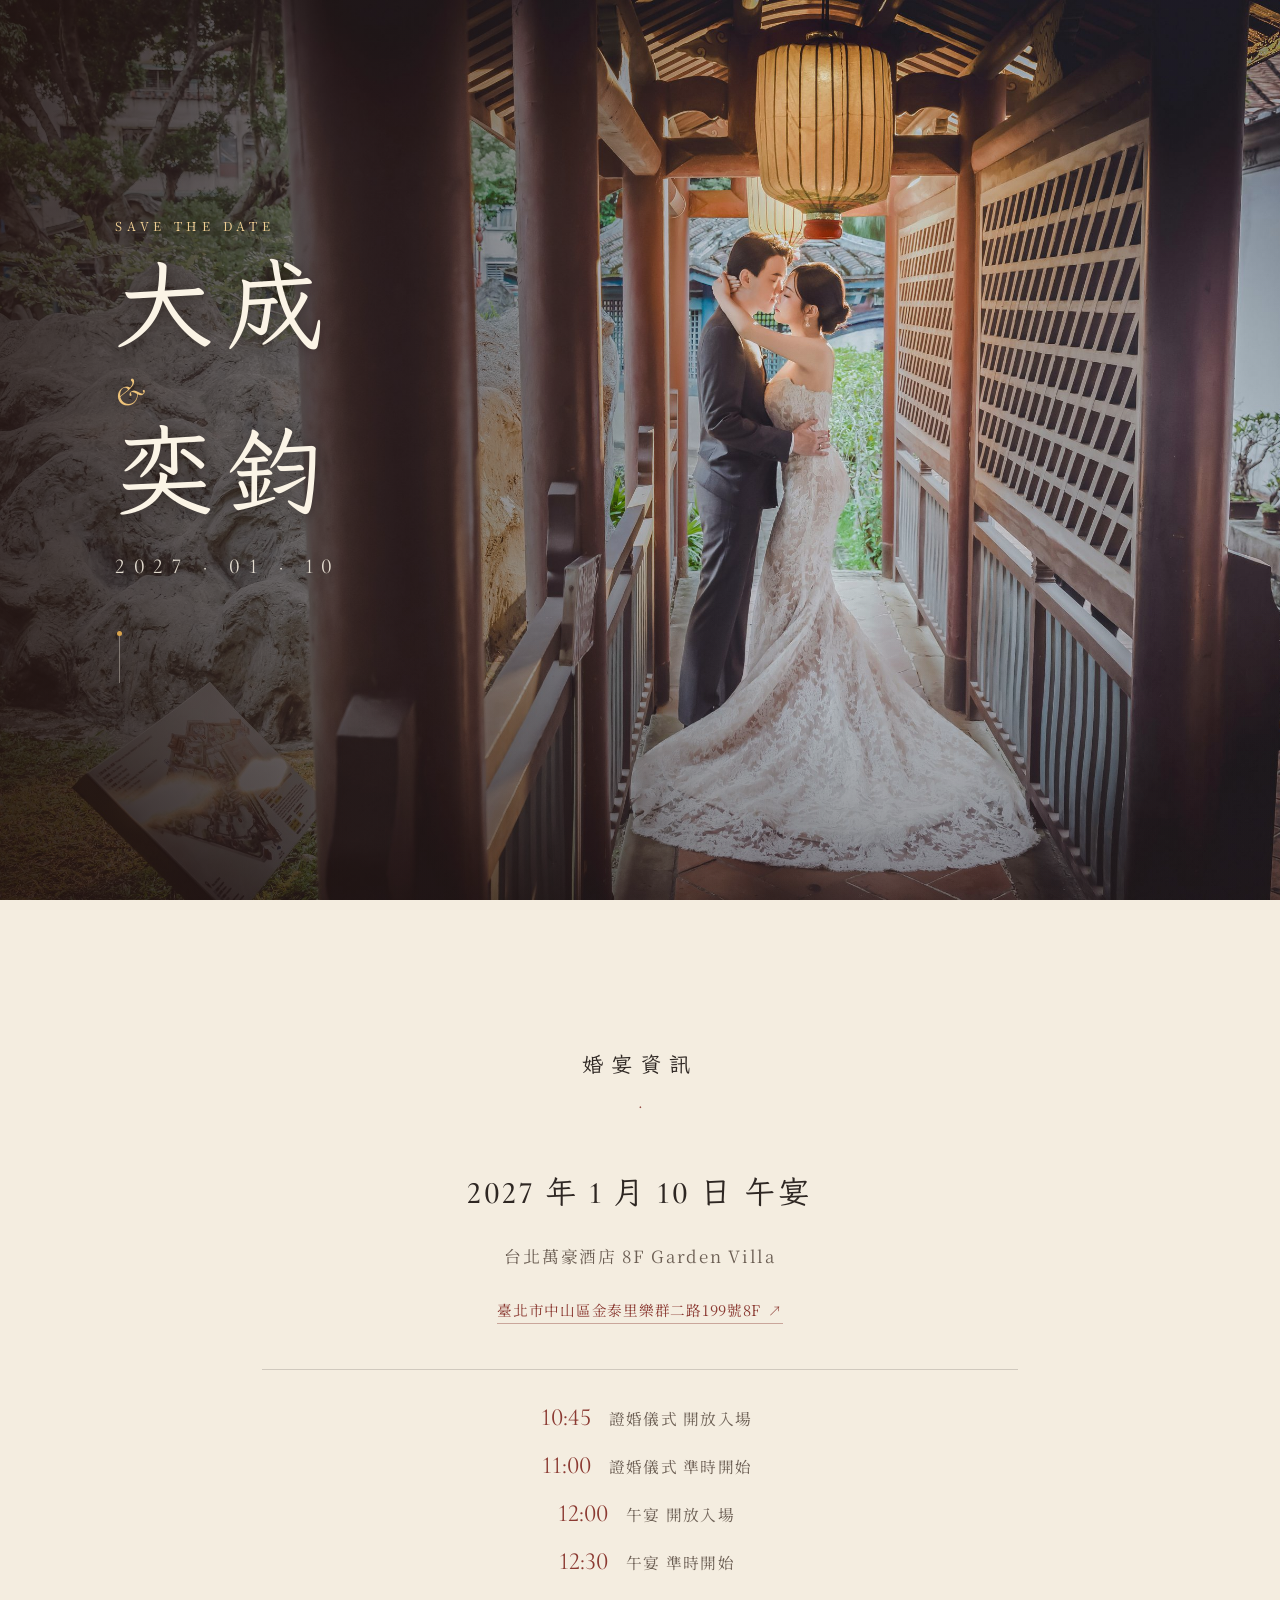
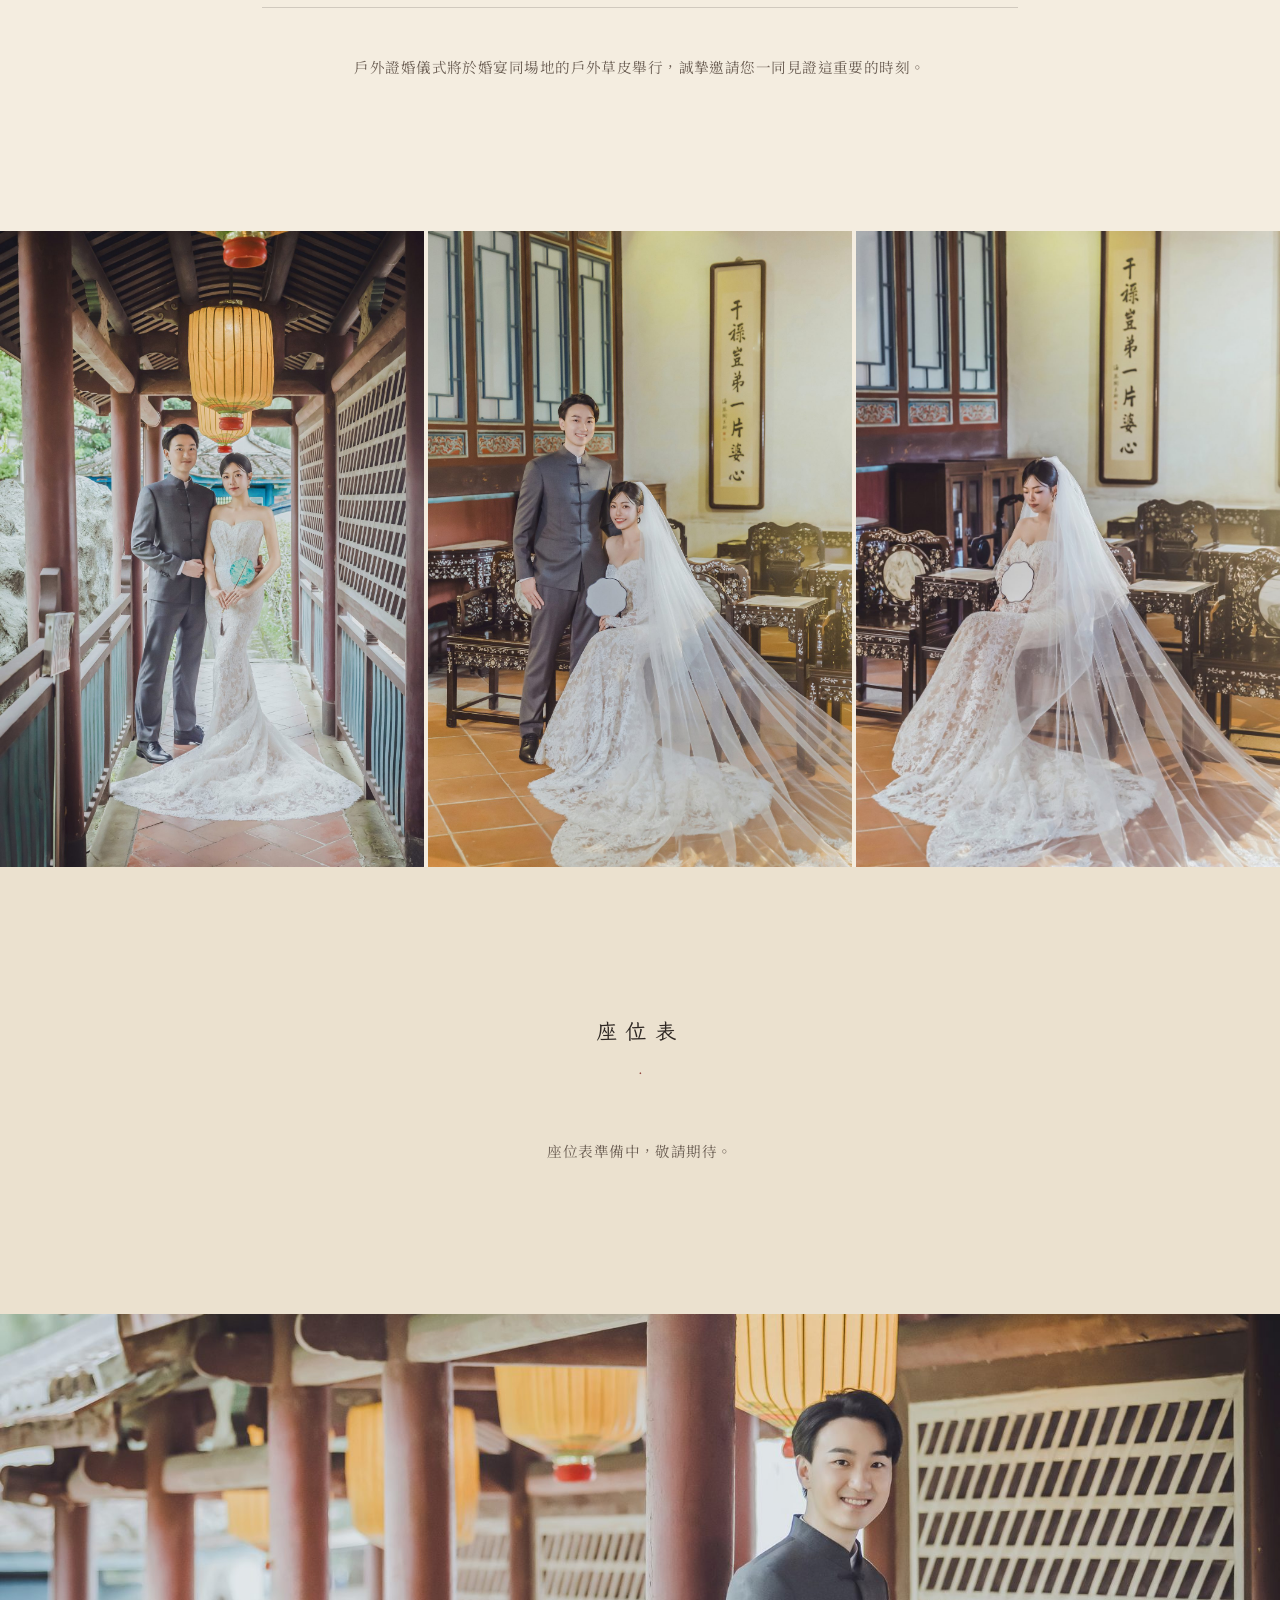
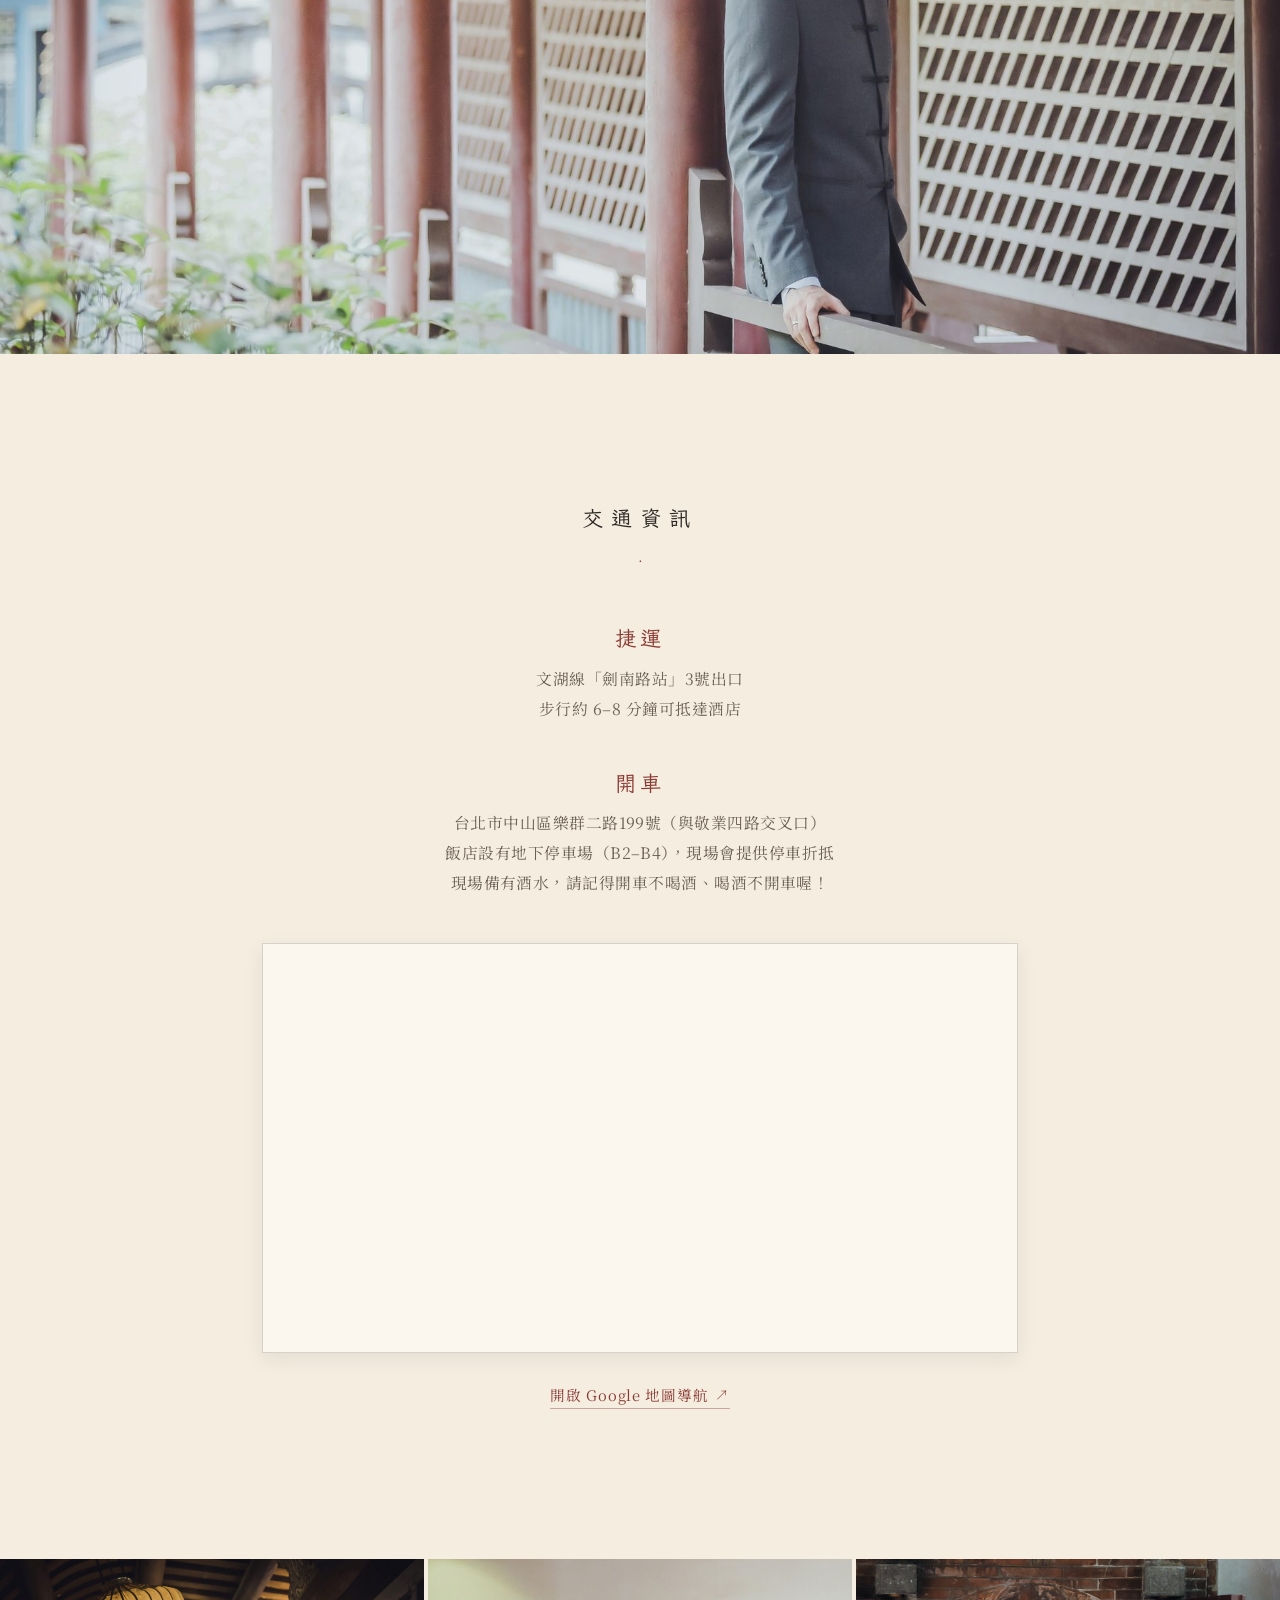
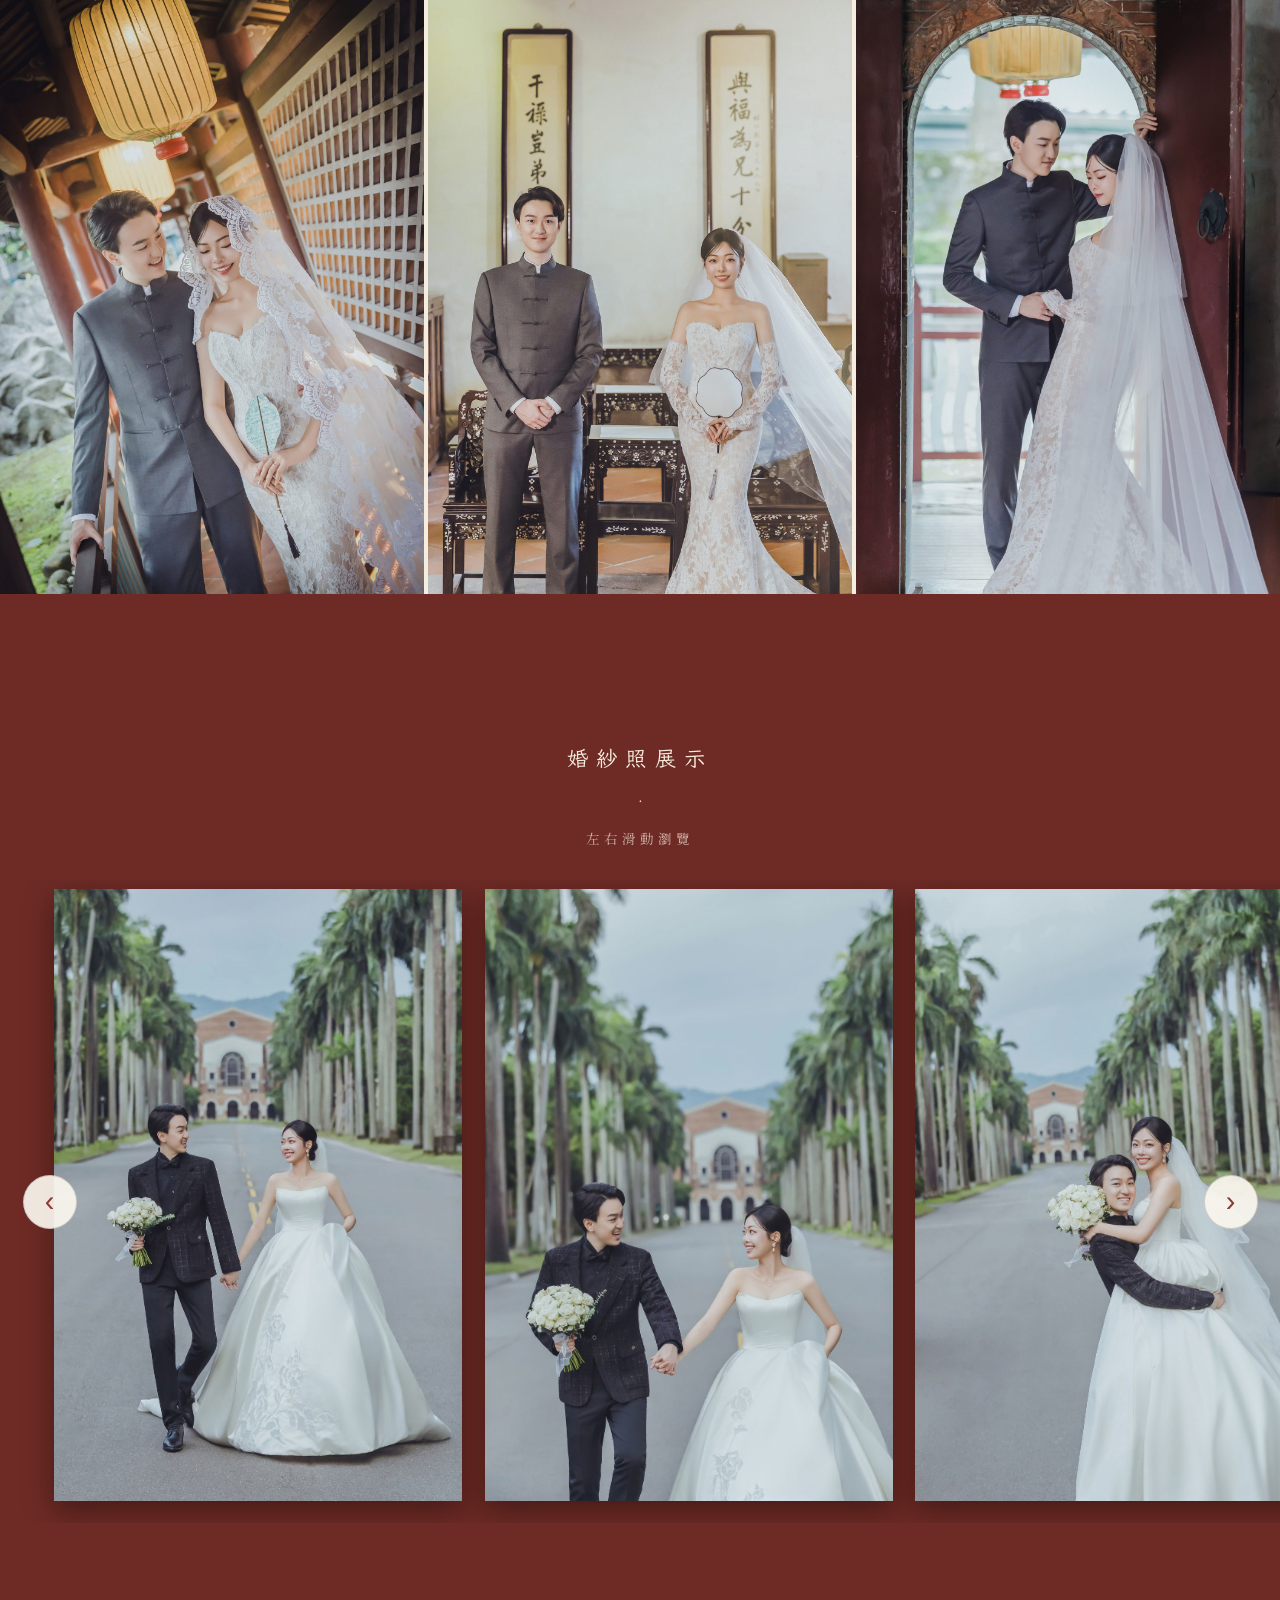
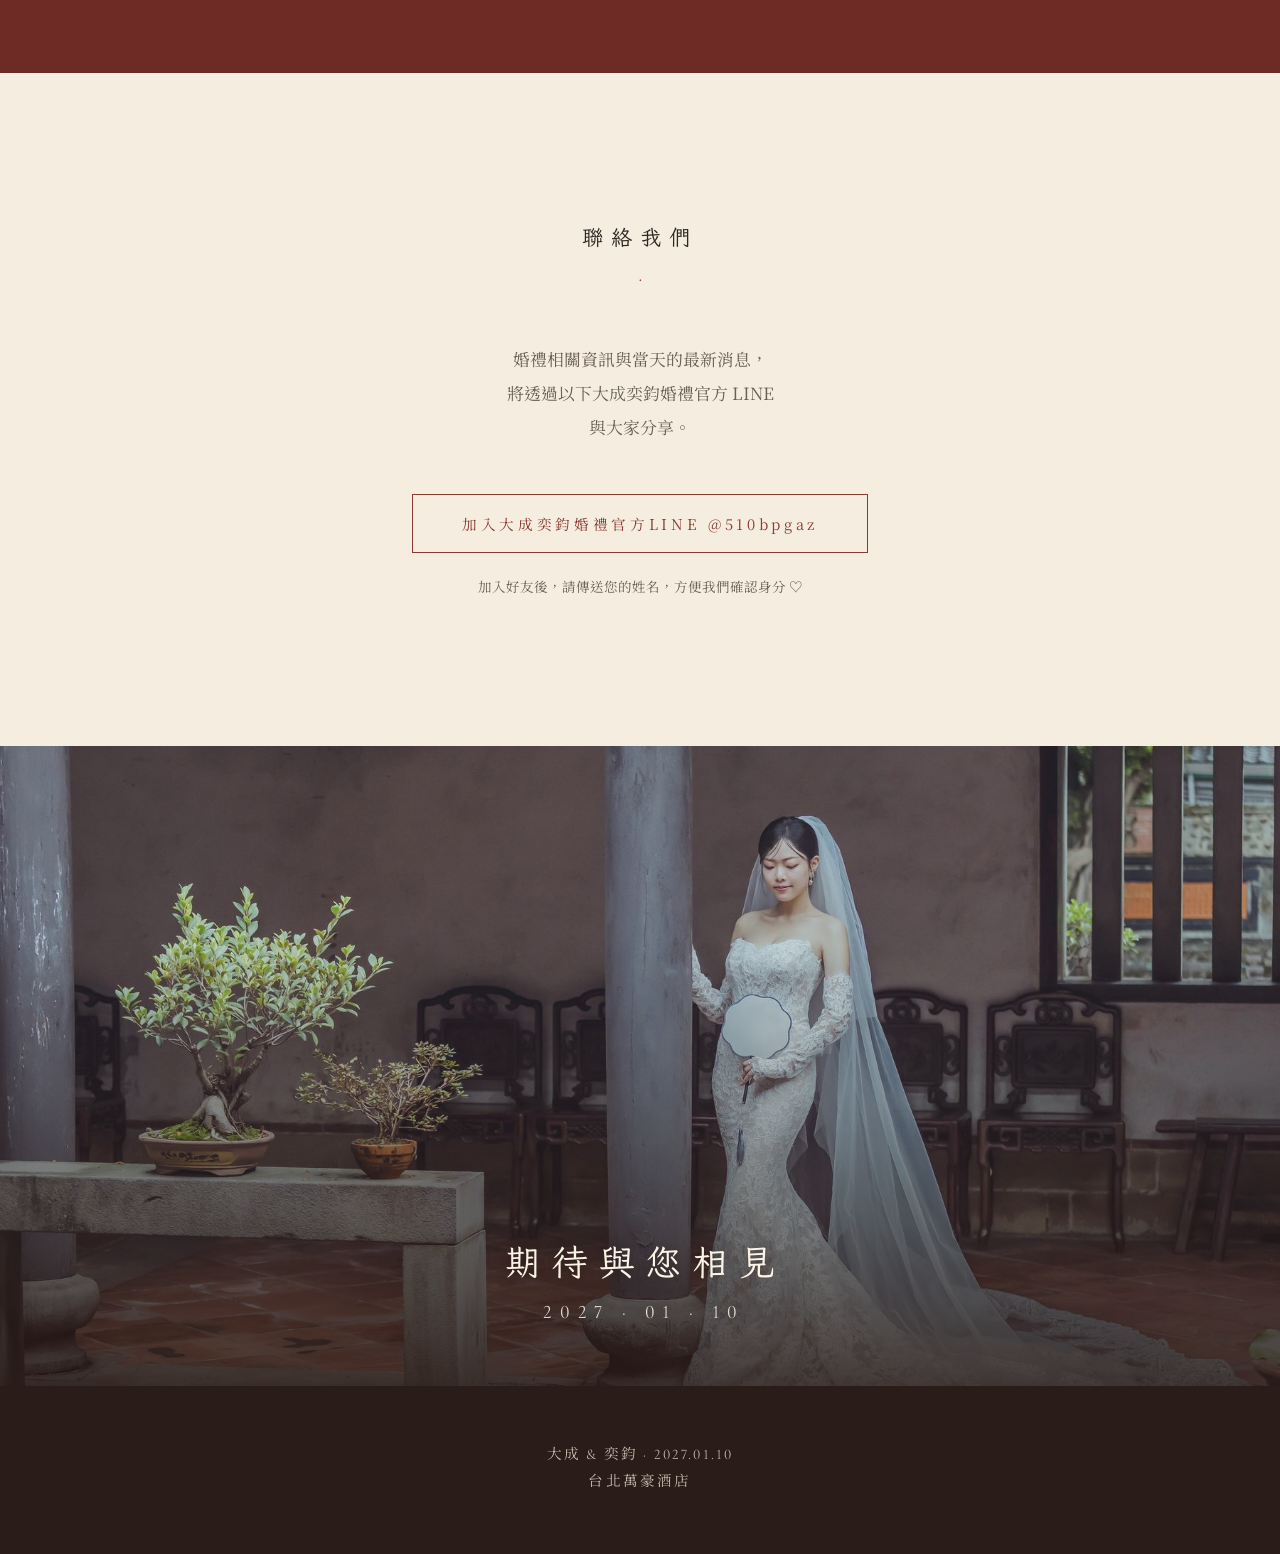
<file: index.html>
<!DOCTYPE html>
<html lang="zh-Hant">
<head>
<meta charset="UTF-8">
<meta name="viewport" content="width=device-width, initial-scale=1.0">
<title>大成 &amp; 奕鈞 — 2027.01.10</title>
<meta name="description" content="大成 &amp; 奕鈞 婚禮邀請 · 2027年1月10日 · 台北萬豪酒店 Garden Villa">
<link rel="preconnect" href="https://fonts.googleapis.com">
<link rel="preconnect" href="https://fonts.gstatic.com" crossorigin>
<link href="https://fonts.googleapis.com/css2?family=Cormorant+Garamond:ital,wght@0,400;0,500;0,600;1,400&family=LXGW+WenKai+TC:wght@400;700&family=Noto+Serif+TC:wght@400;500;600&display=swap" rel="stylesheet">
<link rel="stylesheet" href="styles.css">
</head>
<body>

<header class="hero protect" id="top">
  <picture class="hero-photo">
    <source media="(max-width:700px)" srcset="assets/hero-m.jpg">
    <img src="assets/hero.jpg" alt="大成與奕鈞在園林長廊中" fetchpriority="high">
  </picture>
  <div class="hero-veil"></div>
  <div class="hero-content">
    <p class="reveal eyebrow" style="--d:0s">SAVE THE DATE</p>
    <h1 class="reveal names" style="--d:.2s">
      <span>大成</span>
      <span class="amp">&amp;</span>
      <span>奕鈞</span>
    </h1>
    <p class="reveal date" style="--d:.4s">2027 · 01 · 10</p>
    <a href="#details" class="reveal scroll-cue" style="--d:.9s" aria-label="往下捲動">
      <span></span>
    </a>
  </div>
</header>

<main>

  <section class="section" id="details">
    <p class="section-label reveal">婚宴資訊</p>

    <div class="details-block reveal">
      <p class="details-date">2027 年 1 月 10 日 午宴</p>
      <p class="details-sub">台北萬豪酒店 8F Garden Villa</p>
      <a class="map-link" href="https://www.google.com/maps?daddr=10491%E8%87%BA%E5%8C%97%E5%B8%82%E4%B8%AD%E5%B1%B1%E5%8D%80%E9%87%91%E6%B3%B0%E9%87%8C%E6%A8%82%E7%BE%A4%E4%BA%8C%E8%B7%AF199%E8%99%9F8F" target="_blank" rel="noopener">
        臺北市中山區金泰里樂群二路199號8F
        <span class="arrow">↗</span>
      </a>
    </div>

    <div class="timeline reveal">
      <div class="timeline-item">
        <span class="t-time">10:45</span>
        <span class="t-label">證婚儀式 開放入場</span>
      </div>
      <div class="timeline-item">
        <span class="t-time">11:00</span>
        <span class="t-label">證婚儀式 準時開始</span>
      </div>
      <div class="timeline-item">
        <span class="t-time">12:00</span>
        <span class="t-label">午宴 開放入場</span>
      </div>
      <div class="timeline-item">
        <span class="t-time">12:30</span>
        <span class="t-label">午宴 準時開始</span>
      </div>
    </div>

    <p class="details-note reveal">戶外證婚儀式將於婚宴同場地的戶外草皮舉行，誠摯邀請您一同見證這重要的時刻。</p>
  </section>

  <div class="photo-band band-0 protect">
    <img class="band-single" src="assets/p5.jpg" width="1400" height="2100" alt="對聯前相依而立的新郎新娘" loading="lazy">
    <div class="band-trip">
      <img src="assets/p2.jpg" width="1400" height="2100" alt="燈籠長廊中並肩而立" loading="lazy">
      <img src="assets/p5.jpg" width="1400" height="2100" alt="對聯前相依而立的新郎新娘" loading="lazy">
      <img src="assets/gallery/g22.jpg" width="1067" height="1600" alt="對聯前的新娘" loading="lazy">
    </div>
  </div>

  <section class="section alt" id="seating">
    <p class="section-label reveal">座位表</p>
    <p class="details-note reveal">座位表準備中，敬請期待。</p>
  </section>

  <div class="photo-band band-1 protect">
    <picture>
      <source media="(min-width:701px)" srcset="assets/l3.jpg">
      <img src="assets/p2.jpg" alt="新人在燈籠長廊中" loading="lazy">
    </picture>
  </div>

  <section class="section" id="transport">
    <p class="section-label reveal">交通資訊</p>

    <div class="transport-block reveal">
      <p class="transport-title">捷運</p>
      <p class="transport-body">
        文湖線「劍南路站」3號出口<br>
        步行約 6–8 分鐘可抵達酒店
      </p>
    </div>

    <div class="transport-block reveal">
      <p class="transport-title">開車</p>
      <p class="transport-body">
        台北市中山區樂群二路199號（與敬業四路交叉口）<br>
        飯店設有地下停車場（B2–B4），現場會提供停車折抵<br>
        現場備有酒水，請記得開車不喝酒、喝酒不開車喔！
      </p>
    </div>

    <div class="transport-block reveal">
      <div class="map-embed">
        <iframe
          src="https://maps.google.com/maps?q=%E5%8F%B0%E5%8C%97%E8%90%AC%E8%B1%AA%E9%85%92%E5%BA%97&ll=25.0804891,121.558943&z=16&hl=zh-TW&output=embed"
          title="台北萬豪酒店位置地圖"
          loading="lazy"
          referrerpolicy="no-referrer-when-downgrade"
          allowfullscreen></iframe>
      </div>
      <a class="map-link" href="https://www.google.com/maps?daddr=10491%E8%87%BA%E5%8C%97%E5%B8%82%E4%B8%AD%E5%B1%B1%E5%8D%80%E9%87%91%E6%B3%B0%E9%87%8C%E6%A8%82%E7%BE%A4%E4%BA%8C%E8%B7%AF199%E8%99%9F8F" target="_blank" rel="noopener">
        開啟 Google 地圖導航
        <span class="arrow">↗</span>
      </a>
    </div>
  </section>

  <div class="photo-band band-2 protect">
    <img class="band-single" src="assets/p1.jpg" alt="新人在燈籠下相視而笑" loading="lazy">
    <div class="band-trip">
      <img src="assets/p1.jpg" alt="新人在燈籠下相視而笑" loading="lazy">
      <img src="assets/p3.jpg" alt="對聯前並肩而立" loading="lazy">
      <img src="assets/p4.jpg" alt="月洞門前相擁" loading="lazy">
    </div>
  </div>

  <section class="section alt gallery" id="gallery">
    <p class="section-label reveal">婚紗照展示</p>
    <p class="gallery-hint reveal">左右滑動瀏覽</p>

    <div class="gallery-scroller protect">
      <button class="g-btn g-prev" type="button" aria-label="上一張">&#8249;</button>
      <div class="gallery-track">
      <figure class="g-item p"><img src="assets/gallery/g01.jpg" width="1067" height="1600" alt="椰林大道牽手漫步" loading="lazy" draggable="false"></figure>
      <figure class="g-item p"><img src="assets/gallery/g02.jpg" width="1067" height="1600" alt="椰林大道上相視而笑" loading="lazy" draggable="false"></figure>
      <figure class="g-item p"><img src="assets/gallery/g07.jpg" width="1067" height="1600" alt="椰林大道上擁抱" loading="lazy" draggable="false"></figure>
      <figure class="g-item p"><img src="assets/gallery/g08.jpg" width="1067" height="1600" alt="椰林大道前相擁微笑" loading="lazy" draggable="false"></figure>
      <figure class="g-item l"><img src="assets/gallery/g03.jpg" width="1600" height="1067" alt="新娘手捧花束與頭紗" loading="lazy" draggable="false"></figure>
      <figure class="g-item l"><img src="assets/gallery/g04.jpg" width="1600" height="1067" alt="圖書館窗前相擁" loading="lazy" draggable="false"></figure>
      <figure class="g-item l"><img src="assets/gallery/g05.jpg" width="1600" height="1067" alt="校史館階梯上相擁" loading="lazy" draggable="false"></figure>
      <figure class="g-item p"><img src="assets/gallery/g06.jpg" width="1067" height="1600" alt="額頭相貼的特寫" loading="lazy" draggable="false"></figure>
      <figure class="g-item l"><img src="assets/gallery/g20.jpg" width="1600" height="1067" alt="與家人合影" loading="lazy" draggable="false"></figure>
      <figure class="g-item p g-mobile-only"><img src="assets/gallery/g21.jpg" width="1067" height="1600" alt="對聯前並肩而坐" loading="lazy" draggable="false"></figure>
      <figure class="g-item p g-mobile-only"><img src="assets/gallery/g22.jpg" width="1067" height="1600" alt="對聯前的新娘" loading="lazy" draggable="false"></figure>
      <figure class="g-item p"><img src="assets/gallery/g16.jpg" width="1067" height="1600" alt="拱形窗前擁抱" loading="lazy" draggable="false"></figure>
      <figure class="g-item p"><img src="assets/gallery/g14.jpg" width="1067" height="1600" alt="淺藍禮服與灰色西裝" loading="lazy" draggable="false"></figure>
      <figure class="g-item p"><img src="assets/gallery/g15.jpg" width="1067" height="1600" alt="窗邊相依" loading="lazy" draggable="false"></figure>
      <figure class="g-item p"><img src="assets/gallery/g17.jpg" width="1067" height="1600" alt="新郎手捧花束" loading="lazy" draggable="false"></figure>
      <figure class="g-item p"><img src="assets/gallery/g18.jpg" width="1067" height="1600" alt="地板上相視而笑" loading="lazy" draggable="false"></figure>
      <figure class="g-item l"><img src="assets/gallery/g19.jpg" width="1600" height="1067" alt="房間裡的新娘與新郎" loading="lazy" draggable="false"></figure>
      <figure class="g-item p"><img src="assets/gallery/g23.jpg" width="1067" height="1600" alt="新郎輕握新娘的手" loading="lazy" draggable="false"></figure>
      <figure class="g-item l"><img src="assets/gallery/g24.jpg" width="1600" height="1067" alt="新郎的灰色西裝側影" loading="lazy" draggable="false"></figure>
      <figure class="g-item l"><img src="assets/gallery/g25.jpg" width="1600" height="1067" alt="窗邊的新娘與藍色禮服" loading="lazy" draggable="false"></figure>
      <figure class="g-item p"><img src="assets/gallery/g09.jpg" width="1067" height="1600" alt="花藝背景前合影" loading="lazy" draggable="false"></figure>
      <figure class="g-item p"><img src="assets/gallery/g10.jpg" width="1067" height="1600" alt="花藝背景前依偎" loading="lazy" draggable="false"></figure>
      <figure class="g-item l"><img src="assets/gallery/g11.jpg" width="1600" height="1067" alt="台北夜景前合影" loading="lazy" draggable="false"></figure>
      <figure class="g-item l"><img src="assets/gallery/g12.jpg" width="1600" height="1067" alt="夜景前親吻臉頰" loading="lazy" draggable="false"></figure>
      <figure class="g-item l"><img src="assets/gallery/g13.jpg" width="1600" height="1067" alt="新郎側身特寫" loading="lazy" draggable="false"></figure>
      </div>
      <button class="g-btn g-next" type="button" aria-label="下一張">&#8250;</button>
    </div>
  </section>

  <section class="section contact" id="contact">
    <p class="section-label reveal">聯絡我們</p>
    <p class="contact-copy reveal">
      婚禮相關資訊與當天的最新消息，<br>
      將透過以下大成奕鈞婚禮官方 LINE<br>
      與大家分享。
    </p>
    <a class="line-button reveal" href="https://line.me/R/ti/p/@510bpgaz" target="_blank" rel="noopener">
      加入大成奕鈞婚禮官方LINE @510bpgaz
    </a>
    <p class="contact-note reveal">加入好友後，請傳送您的姓名，方便我們確認身分 ♡</p>
  </section>

  <div class="photo-band closing protect">
    <picture>
      <source media="(min-width:701px)" srcset="assets/l2.jpg">
      <img src="assets/p4.jpg" alt="" loading="lazy">
    </picture>
    <div class="closing-text">
      <p class="closing-main reveal">期待與您相見</p>
      <p class="closing-date reveal" style="--d:.2s">2027 · 01 · 10</p>
    </div>
  </div>

</main>

<footer class="footer">
  <p>大成 &amp; 奕鈞 · 2027.01.10</p>
  <p class="footer-venue">台北萬豪酒店</p>
</footer>

<script src="script.js"></script>
</body>
</html>
</file>
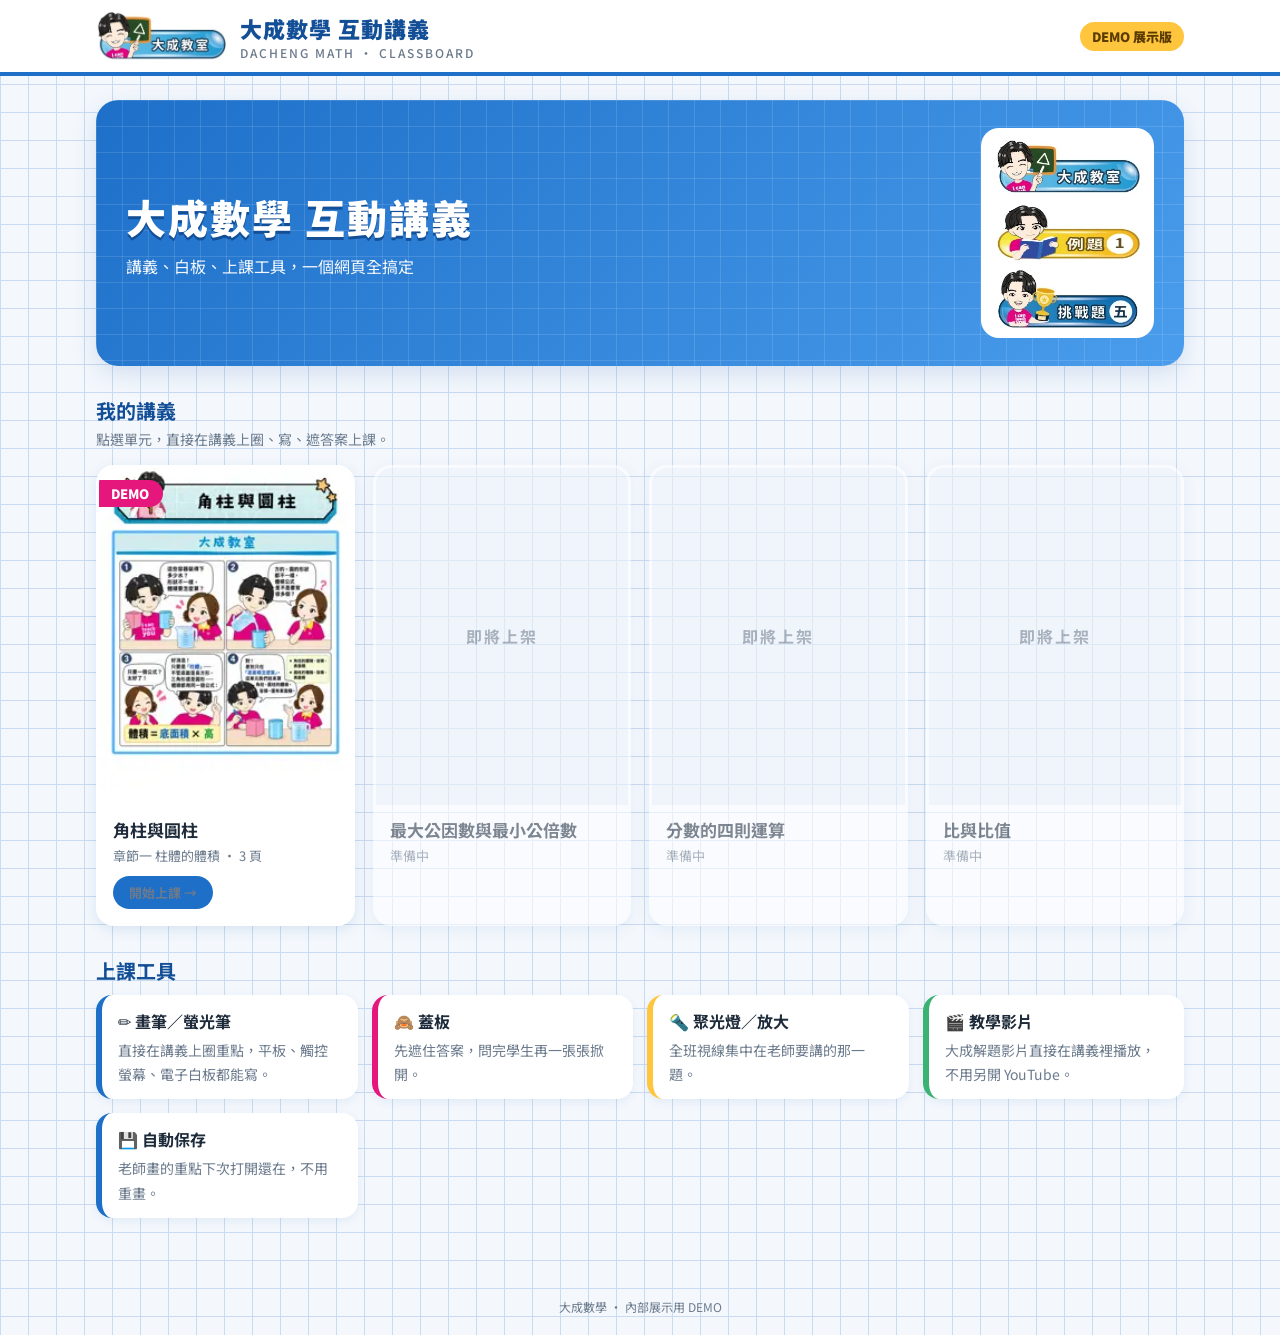
<file: math/index.html>
<!doctype html>
<html lang="zh-Hant">
<head>
<meta charset="utf-8">
<meta name="viewport" content="width=device-width, initial-scale=1">
<meta name="robots" content="noindex, nofollow">
<title>大成數學 互動講義</title>
<link rel="preconnect" href="https://fonts.googleapis.com">
<link rel="preconnect" href="https://fonts.gstatic.com" crossorigin>
<link href="https://fonts.googleapis.com/css2?family=Noto+Sans+TC:wght@400;500;700;900&display=swap" rel="stylesheet">
<style>
  :root{
    --blue:#1d6fc8; --blue-d:#134f97; --sky:#dbe8f8; --grid:#c9dbf2;
    --pink:#e5177c; --yellow:#ffc53d; --ink:#1d2a3a; --muted:#6b7a8c; --card:#fff;
  }
  *{box-sizing:border-box}
  body{margin:0;font-family:"Noto Sans TC",system-ui,sans-serif;color:var(--ink);
    background:#f4f8fd;
    background-image:linear-gradient(var(--grid) 1px,transparent 1px),linear-gradient(90deg,var(--grid) 1px,transparent 1px);
    background-size:28px 28px;}
  header{background:#fff;border-bottom:4px solid var(--blue);position:sticky;top:0;z-index:5}
  .bar{max-width:1120px;margin:0 auto;padding:10px 16px;display:flex;align-items:center;gap:14px}
  .bar img{height:52px}
  .brand{font-weight:900;font-size:22px;color:var(--blue-d);letter-spacing:1px}
  .brand small{display:block;font-size:12px;font-weight:500;color:var(--muted);letter-spacing:2px}
  .tag{margin-left:auto;background:var(--yellow);color:#5a3b00;font-weight:900;font-size:13px;padding:5px 12px;border-radius:99px}
  main{max-width:1120px;margin:0 auto;padding:24px 16px 60px}
  .hero{border-radius:22px;overflow:hidden;box-shadow:0 8px 24px rgba(19,79,151,.15);background:#fff}
  .hero{display:flex;align-items:center;gap:20px;flex-wrap:wrap;padding:28px 30px;
    background:linear-gradient(135deg,#1d6fc8,#3f93e6);background-image:linear-gradient(rgba(255,255,255,.12) 1px,transparent 1px),linear-gradient(90deg,rgba(255,255,255,.12) 1px,transparent 1px),linear-gradient(135deg,#1d6fc8,#4a9cec);background-size:26px 26px,26px 26px,auto}
  .hero-t{flex:1;min-width:240px;color:#fff}
  .hero h1{margin:0;font-size:clamp(26px,4vw,40px);font-weight:900;letter-spacing:2px;text-shadow:0 3px 0 #134f97}
  .hero p{margin:8px 0 0;font-size:16px;opacity:.95}
  .hero-b{display:flex;flex-direction:column;gap:8px;background:#fff;border-radius:18px;padding:10px 14px}
  .hero-b img{height:58px;display:block}
  @media (max-width:560px){.hero{padding:22px 18px}.hero-b{flex-direction:row;overflow-x:auto;max-width:100%}.hero-b img{height:44px}}
  h2{font-size:20px;margin:30px 0 4px;color:var(--blue-d)}
  .sub{color:var(--muted);font-size:14px;margin:0 0 16px}
  .shelf{display:grid;grid-template-columns:repeat(auto-fill,minmax(220px,1fr));gap:18px}
  .unit{background:var(--card);border-radius:18px;overflow:hidden;box-shadow:0 4px 14px rgba(19,79,151,.12);
    display:flex;flex-direction:column;text-decoration:none;color:inherit;transition:transform .15s,box-shadow .15s;border:3px solid transparent}
  a.unit:hover{transform:translateY(-4px);box-shadow:0 10px 24px rgba(19,79,151,.22);border-color:var(--blue)}
  .thumb{aspect-ratio:3/4;background:#eef3fa;position:relative;overflow:hidden}
  .thumb img{width:100%;height:100%;object-fit:cover;object-position:top}
  .ribbon{position:absolute;top:12px;left:-6px;background:var(--pink);color:#fff;font-weight:900;font-size:13px;padding:4px 14px 4px 18px;border-radius:0 99px 99px 0}
  .info{padding:12px 14px 14px}
  .info b{display:block;font-size:17px}
  .info span{font-size:13px;color:var(--muted)}
  .go{margin-top:10px;display:inline-block;background:var(--blue);color:#fff;font-weight:700;font-size:14px;padding:7px 16px;border-radius:99px}
  .soon{opacity:.55}
  .soon .thumb{display:grid;place-items:center;color:var(--muted);font-weight:700;letter-spacing:2px}
  .feat{display:grid;grid-template-columns:repeat(auto-fit,minmax(230px,1fr));gap:14px;margin-top:10px}
  .f{background:#fff;border-radius:16px;padding:14px 16px;box-shadow:0 3px 10px rgba(19,79,151,.08);border-left:6px solid var(--blue)}
  .f:nth-child(2){border-color:var(--pink)} .f:nth-child(3){border-color:var(--yellow)} .f:nth-child(4){border-color:#3bb273}
  .f b{display:block;margin-bottom:4px}
  .f span{font-size:14px;color:var(--muted);line-height:1.6}
  footer{text-align:center;color:var(--muted);font-size:12px;padding:20px}
  @media (max-width:560px){.bar img{height:40px}.brand{font-size:18px}}
</style>
</head>
<body>
<header>
  <div class="bar">
    <img src="demo/b-class.webp" alt="">
    <div class="brand">大成數學 互動講義<small>DACHENG MATH · CLASSBOARD</small></div>
    <span class="tag">DEMO 展示版</span>
  </div>
</header>

<main>
  <div class="hero">
    <div class="hero-t">
      <h1>大成數學 互動講義</h1>
      <p>講義、白板、上課工具，一個網頁全搞定</p>
    </div>
    <div class="hero-b">
      <img src="demo/b-class.webp" alt="">
      <img src="demo/b-example.webp" alt="">
      <img src="demo/b-challenge.webp" alt="">
    </div>
  </div>

  <h2>我的講義</h2>
  <p class="sub">點選單元，直接在講義上圈、寫、遮答案上課。</p>
  <div class="shelf">
    <a class="unit" href="board.html">
      <div class="thumb"><img src="demo/t1.webp" alt=""><span class="ribbon">DEMO</span></div>
      <div class="info"><b>角柱與圓柱</b><span>章節一 柱體的體積 · 3 頁</span><br><span class="go">開始上課 →</span></div>
    </a>
    <div class="unit soon"><div class="thumb">即將上架</div><div class="info"><b>最大公因數與最小公倍數</b><span>準備中</span></div></div>
    <div class="unit soon"><div class="thumb">即將上架</div><div class="info"><b>分數的四則運算</b><span>準備中</span></div></div>
    <div class="unit soon"><div class="thumb">即將上架</div><div class="info"><b>比與比值</b><span>準備中</span></div></div>
  </div>

  <h2>上課工具</h2>
  <div class="feat">
    <div class="f"><b>✏️ 畫筆／螢光筆</b><span>直接在講義上圈重點，平板、觸控螢幕、電子白板都能寫。</span></div>
    <div class="f"><b>🙈 蓋板</b><span>先遮住答案，問完學生再一張張掀開。</span></div>
    <div class="f"><b>🔦 聚光燈／放大</b><span>全班視線集中在老師要講的那一題。</span></div>
    <div class="f"><b>🎬 教學影片</b><span>大成解題影片直接在講義裡播放，不用另開 YouTube。</span></div>
    <div class="f"><b>💾 自動保存</b><span>老師畫的重點下次打開還在，不用重畫。</span></div>
  </div>
</main>
<footer>大成數學 · 內部展示用 DEMO</footer>
</body>
</html>
</file>
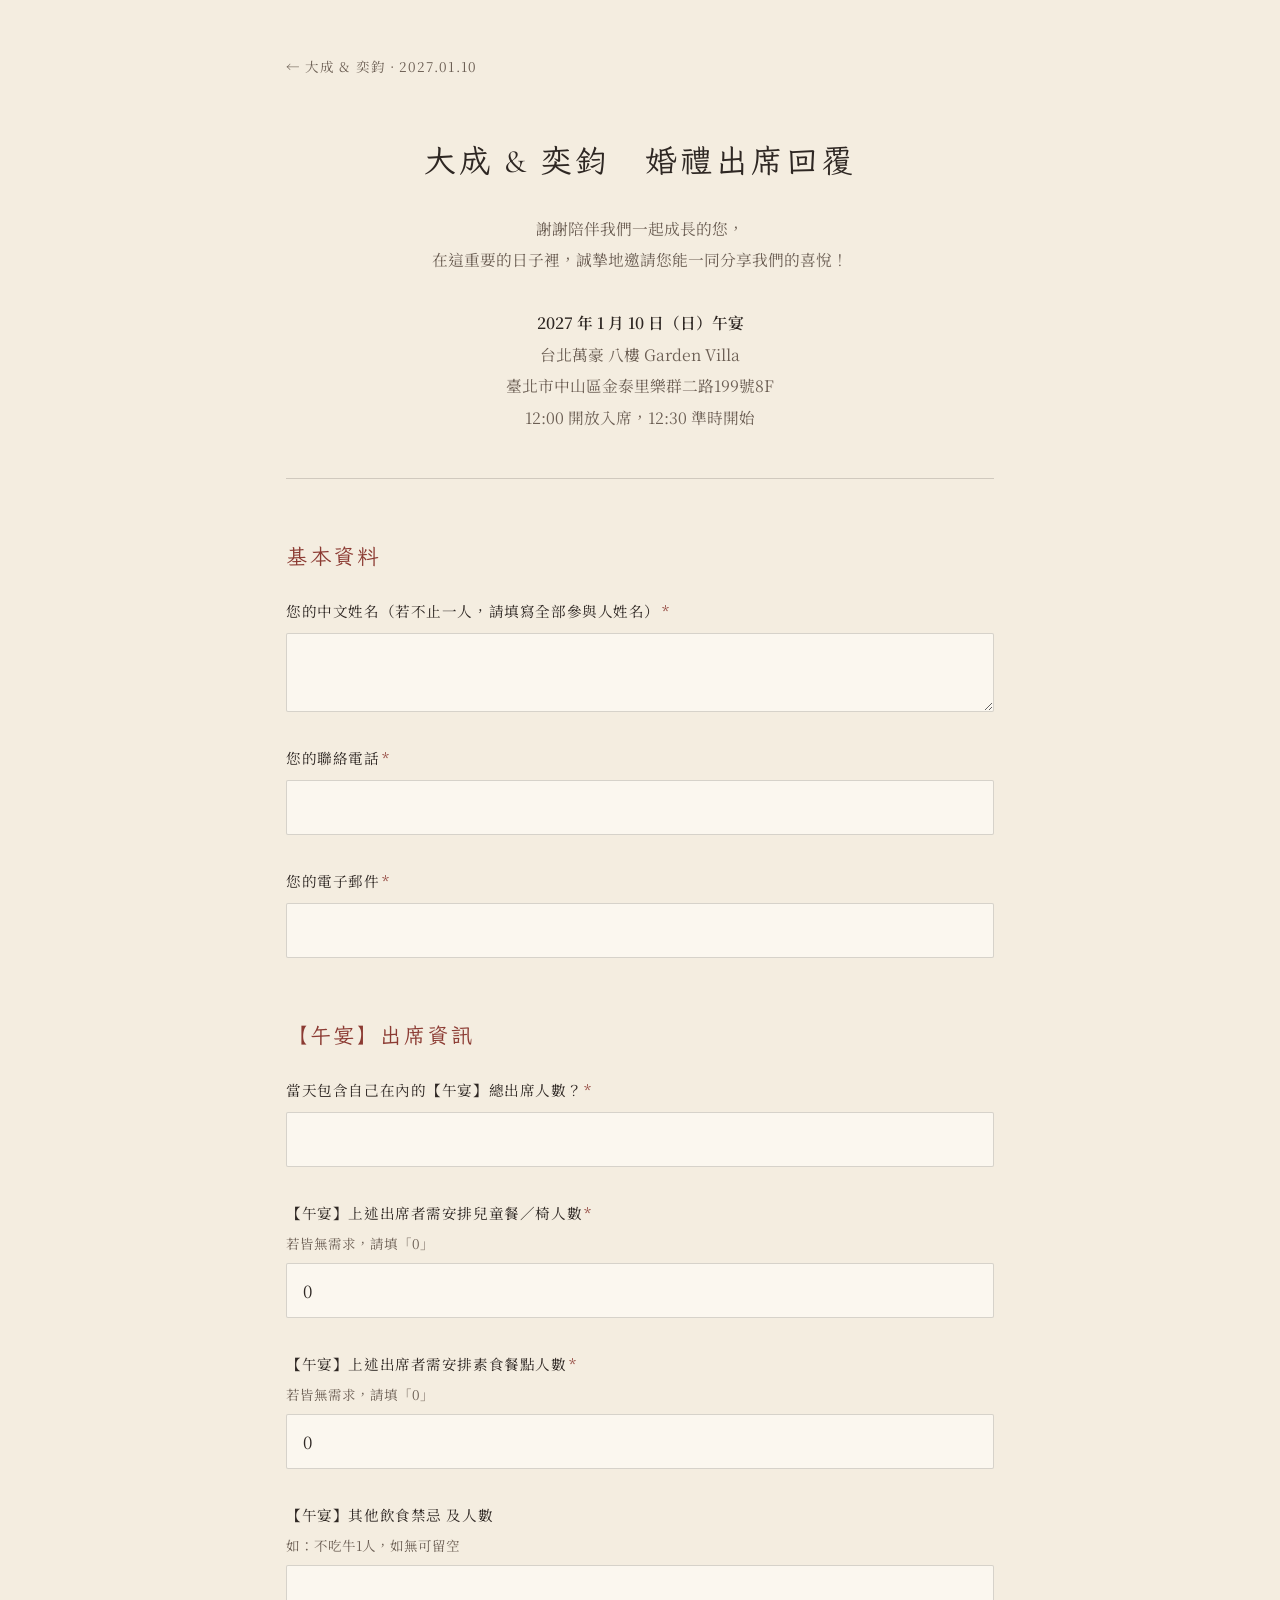
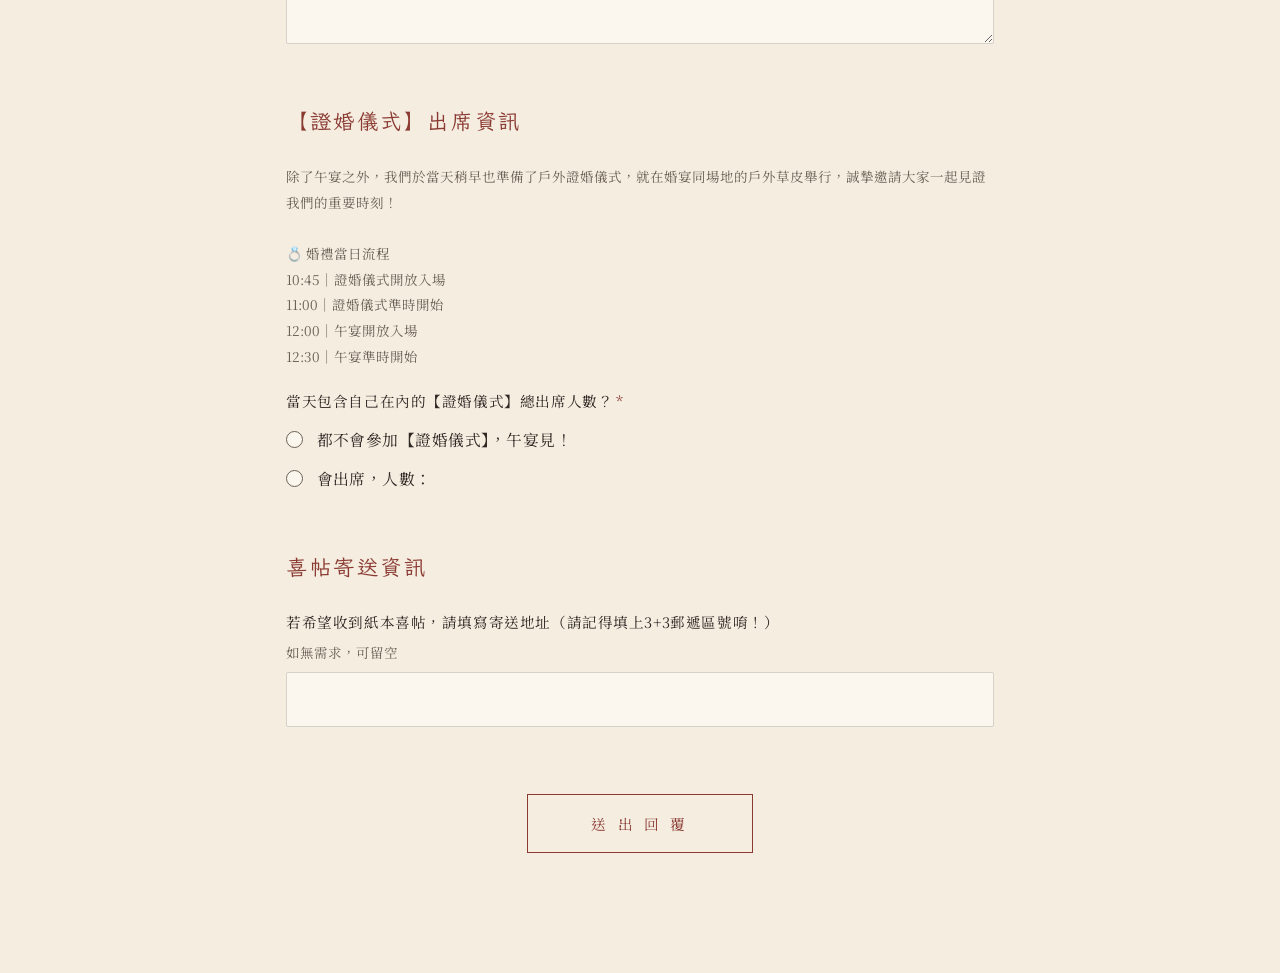
<file: rsvp/index.html>
<!DOCTYPE html>
<html lang="zh-Hant">
<head>
<meta charset="UTF-8">
<meta name="viewport" content="width=device-width, initial-scale=1.0">
<title>出席回覆 — 大成 &amp; 奕鈞</title>
<meta name="description" content="大成 &amp; 奕鈞 婚禮出席回覆 · 2027.01.10">
<meta name="robots" content="noindex, nofollow">
<link rel="preconnect" href="https://fonts.googleapis.com">
<link rel="preconnect" href="https://fonts.gstatic.com" crossorigin>
<link href="https://fonts.googleapis.com/css2?family=Cormorant+Garamond:ital,wght@0,400;0,500;0,600;1,400&family=LXGW+WenKai+TC:wght@400;700&family=Noto+Serif+TC:wght@400;500;600&display=swap" rel="stylesheet">
<link rel="stylesheet" href="../styles.css">
</head>
<body class="rsvp-body">

<div class="rsvp-page">

  <nav class="rsvp-nav">
    <a href="../">← 大成 &amp; 奕鈞 · 2027.01.10</a>
  </nav>

  <h1 class="rsvp-title">大成 &amp; 奕鈞　婚禮出席回覆</h1>

  <p class="rsvp-meta">
    謝謝陪伴我們一起成長的您，<br>
    在這重要的日子裡，誠摯地邀請您能一同分享我們的喜悅！<br><br>
    <strong>2027 年 1 月 10 日（日）午宴</strong><br>
    台北萬豪 八樓 Garden Villa<br>
    臺北市中山區金泰里樂群二路199號8F<br>
    12:00 開放入席，12:30 準時開始
  </p>

  <form id="rsvpForm" novalidate>

    <p class="form-section-title">基本資料</p>

    <div class="field">
      <label class="field-label" for="f-name">您的中文姓名（若不止一人，請填寫全部參與人姓名）<span class="req">*</span></label>
      <textarea id="f-name" name="name" rows="2" required></textarea>
    </div>

    <div class="field">
      <label class="field-label" for="f-phone">您的聯絡電話<span class="req">*</span></label>
      <input type="tel" id="f-phone" name="phone" required>
    </div>

    <div class="field">
      <label class="field-label" for="f-email">您的電子郵件<span class="req">*</span></label>
      <input type="email" id="f-email" name="email" required>
    </div>

    <p class="form-section-title">【午宴】出席資訊</p>

    <div class="field">
      <label class="field-label" for="f-lunch-count">當天包含自己在內的【午宴】總出席人數？<span class="req">*</span></label>
      <input type="number" id="f-lunch-count" name="lunchCount" min="1" required>
    </div>

    <div class="field">
      <label class="field-label" for="f-kids-chair">【午宴】上述出席者需安排兒童餐／椅人數<span class="req">*</span></label>
      <p class="field-hint" style="margin-top:-2px;margin-bottom:10px;">若皆無需求，請填「0」</p>
      <input type="number" id="f-kids-chair" name="kidsChair" min="0" value="0" required>
    </div>

    <div class="field">
      <label class="field-label" for="f-veggie">【午宴】上述出席者需安排素食餐點人數<span class="req">*</span></label>
      <p class="field-hint" style="margin-top:-2px;margin-bottom:10px;">若皆無需求，請填「0」</p>
      <input type="number" id="f-veggie" name="veggieCount" min="0" value="0" required>
    </div>

    <div class="field">
      <label class="field-label" for="f-special">【午宴】其他飲食禁忌 及人數</label>
      <p class="field-hint" style="margin-top:-2px;margin-bottom:10px;">如：不吃牛1人，如無可留空</p>
      <textarea id="f-special" name="specialDiet" rows="2"></textarea>
    </div>

    <p class="form-section-title">【證婚儀式】出席資訊</p>
    <p class="field-hint" style="margin-bottom:20px;line-height:1.9;">
      除了午宴之外，我們於當天稍早也準備了戶外證婚儀式，就在婚宴同場地的戶外草皮舉行，誠摯邀請大家一起見證我們的重要時刻！<br><br>
      💍 婚禮當日流程<br>
      10:45｜證婚儀式開放入場<br>
      11:00｜證婚儀式準時開始<br>
      12:00｜午宴開放入場<br>
      12:30｜午宴準時開始
    </p>

    <div class="field">
      <label class="field-label">當天包含自己在內的【證婚儀式】總出席人數？<span class="req">*</span></label>
      <div class="choice-group">
        <label><input type="radio" name="ceremonyAttend" value="no" required> 都不會參加【證婚儀式】，午宴見！</label>
        <label><input type="radio" name="ceremonyAttend" value="yes"> 會出席，人數：</label>
      </div>
      <div class="conditional" id="ceremonyCountWrap" style="display:none;">
        <input type="number" id="f-ceremony-count" name="ceremonyCount" min="1">
      </div>
    </div>

    <p class="form-section-title">喜帖寄送資訊</p>

    <div class="field">
      <label class="field-label" for="f-address">若希望收到紙本喜帖，請填寫寄送地址（請記得填上3+3郵遞區號唷！）</label>
      <p class="field-hint" style="margin-top:-2px;margin-bottom:10px;">如無需求，可留空</p>
      <input type="text" id="f-address" name="address">
    </div>

    <div class="submit-row">
      <button type="submit" class="submit-btn" id="submitBtn">送 出 回 覆</button>
      <p class="form-error" id="formError">送出時發生問題，請稍後再試一次，或透過 LINE 官方帳號 @510bpgaz 直接聯絡我們。</p>
    </div>

  </form>

  <div class="rsvp-success" id="rsvpSuccess" style="display:none;">
    <p class="icon">💌</p>
    <p>最後，謝謝您的填寫！</p>
    <p>謝謝您撥空填寫婚禮出席表單，<br>也謝謝您願意來見證我們的重要時刻，<br>期待婚禮當天與您相見，一起留下美好的回憶！</p>
    <p>婚禮相關資訊與當天的最新消息，將透過婚禮官方 LINE 與大家分享，<br>
      歡迎搜尋「<a href="https://line.me/R/ti/p/@510bpgaz" target="_blank" rel="noopener">@510bpgaz</a>」（記得要加「＠」喔！）加入好友。<br>
      加入後也請傳送您的姓名，方便我們確認身分 ♡</p>
    <p>期待婚禮當天見！💍</p>
    <p style="margin-top:32px;"><a href="../">← 回首頁</a></p>
  </div>

</div>

<script src="rsvp.js?v=2"></script>
</body>
</html>
</file>
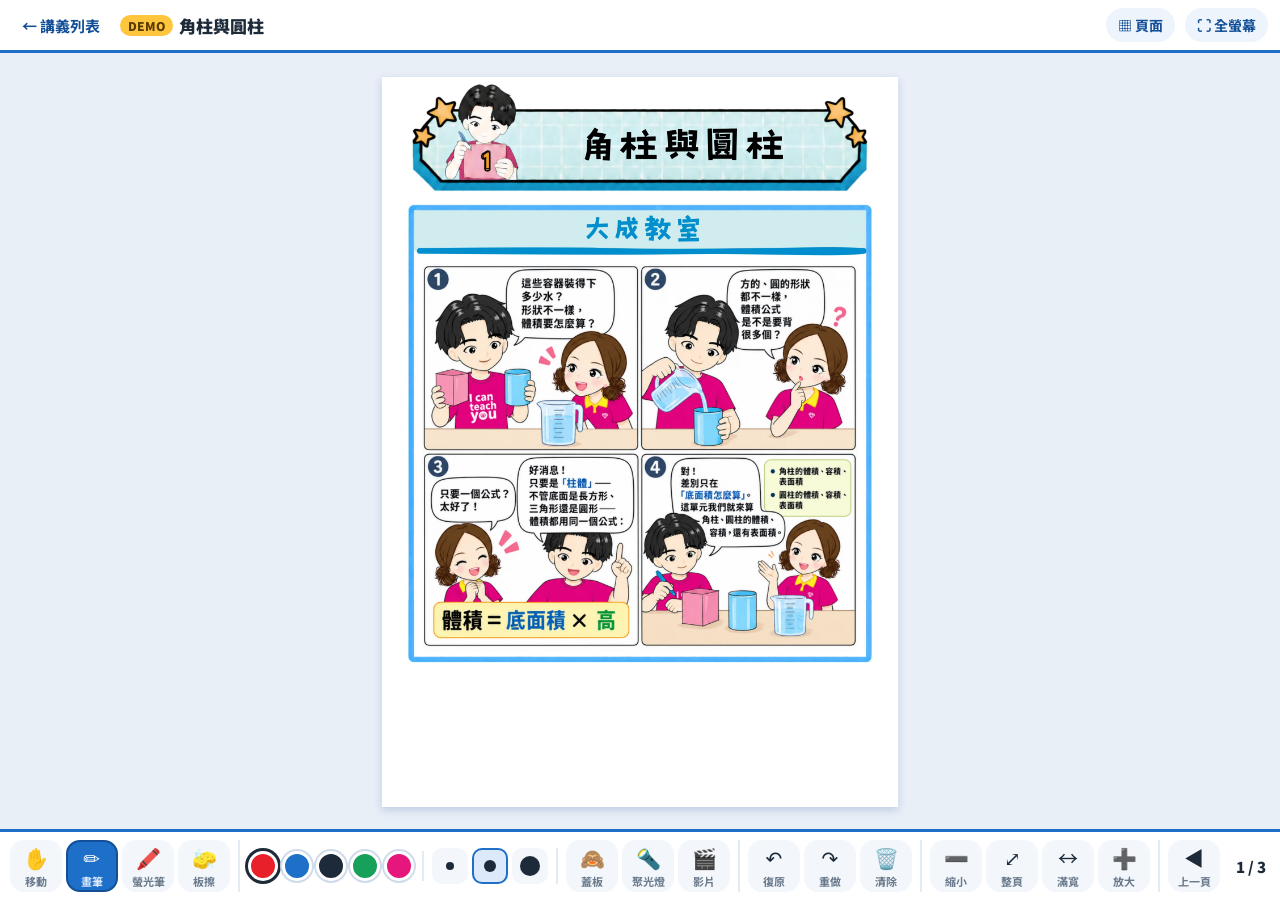
<file: math/board.html>
<!doctype html>
<html lang="zh-Hant">
<head>
<meta charset="utf-8">
<meta name="viewport" content="width=device-width, initial-scale=1, maximum-scale=1, user-scalable=no">
<meta name="robots" content="noindex, nofollow">
<title>角柱與圓柱 · 大成數學</title>
<link rel="preconnect" href="https://fonts.googleapis.com">
<link rel="preconnect" href="https://fonts.gstatic.com" crossorigin>
<link href="https://fonts.googleapis.com/css2?family=Noto+Sans+TC:wght@500;700;900&display=swap" rel="stylesheet">
<style>
  :root{--blue:#1d6fc8;--blue-d:#134f97;--pink:#e5177c;--yellow:#ffc53d;--ink:#1d2a3a;--muted:#6b7a8c;--bg:#e9eff7}
  *{box-sizing:border-box;-webkit-tap-highlight-color:transparent}
  html,body{margin:0;height:100%;overflow:hidden;font-family:"Noto Sans TC",system-ui,sans-serif;color:var(--ink);background:var(--bg)}
  body{display:flex;flex-direction:column}
  button{font-family:inherit;cursor:pointer}

  /* top bar */
  .top{display:flex;align-items:center;gap:10px;padding:8px 12px;background:#fff;border-bottom:3px solid var(--blue);z-index:10}
  .top a.back{text-decoration:none;color:var(--blue-d);font-weight:700;font-size:15px;padding:6px 10px;border-radius:10px}
  .top a.back:hover{background:#eef4fc}
  .top .ttl{font-weight:900;font-size:17px;white-space:nowrap;overflow:hidden;text-overflow:ellipsis}
  .top .ttl em{font-style:normal;background:var(--yellow);color:#5a3b00;font-size:12px;padding:2px 8px;border-radius:99px;margin-right:6px;vertical-align:2px}
  .top .sp{flex:1}
  .pill{border:0;background:#eef4fc;color:var(--blue-d);font-weight:700;font-size:14px;padding:7px 12px;border-radius:99px}
  .pill:hover{background:#dce9fa}

  /* stage */
  .stage{position:relative;flex:1;overflow:hidden;touch-action:none;background:var(--bg)}
  .sheet{position:absolute;left:0;top:0;transform-origin:0 0;box-shadow:0 10px 30px rgba(19,79,151,.22);background:#fff}
  .sheet img{display:block;width:100%;height:100%;user-select:none;-webkit-user-drag:none;pointer-events:none}
  .sheet canvas{position:absolute;inset:0;width:100%;height:100%}
  .cover{position:absolute;background:repeating-linear-gradient(135deg,#ffd76a 0 22px,#ffc53d 22px 44px);
    border:6px solid #f2a900;border-radius:18px;display:grid;place-items:center;color:#6b4300;font-weight:900;
    box-shadow:0 6px 16px rgba(0,0,0,.18);transition:opacity .25s, transform .25s}
  .cover span{font-size:40px;pointer-events:none}
  .cover.open{opacity:.12;transform:scale(.98)}
  .cover .x{position:absolute;right:-50px;top:-50px;width:100px;height:100px;border-radius:50%;border:6px solid #fff;background:var(--pink);color:#fff;font-size:60px;line-height:1;font-weight:900;display:none}
  body.t-cover .cover .x{display:block}
  .spot{position:absolute;inset:0;pointer-events:none;display:none;
    background:radial-gradient(circle var(--r,170px) at var(--x,50%) var(--y,50%),transparent 0 98%,rgba(10,20,40,.72) 100%)}
  body.t-spot .spot{display:block}

  /* toolbar */
  .tools{display:flex;align-items:center;gap:6px;padding:8px 10px;background:#fff;border-top:3px solid var(--blue);overflow-x:auto;z-index:10;scrollbar-width:none}
  .tools::-webkit-scrollbar{display:none}
  .grp{display:flex;align-items:center;gap:4px;padding-right:8px;margin-right:2px;border-right:2px solid #e3ebf6}
  .grp:last-child{border:0}
  .tb{flex:none;min-width:52px;height:52px;border:2px solid transparent;border-radius:14px;background:#f3f7fc;
    display:flex;flex-direction:column;align-items:center;justify-content:center;gap:1px;font-size:20px;color:var(--ink);padding:0 6px}
  .tb small{font-size:11px;font-weight:700;color:var(--muted)}
  .tb:hover{background:#e6eff9}
  .tb.on{background:var(--blue);border-color:var(--blue-d);color:#fff}
  .tb.on small{color:#dfeaff}
  .sw{flex:none;width:30px;height:30px;border-radius:50%;border:3px solid #fff;box-shadow:0 0 0 2px #cfdbea}
  .sw.on{box-shadow:0 0 0 3px var(--ink)}
  .sz{flex:none;width:36px;height:36px;border-radius:10px;border:0;background:#f3f7fc;display:grid;place-items:center}
  .sz i{display:block;border-radius:50%;background:var(--ink)}
  .sz.on{background:#dce9fa;box-shadow:inset 0 0 0 2px var(--blue)}
  .pg{font-weight:900;font-size:15px;min-width:54px;text-align:center}

  /* page strip */
  .strip{position:absolute;right:12px;top:12px;bottom:12px;width:132px;background:#fff;border-radius:16px;box-shadow:0 8px 24px rgba(19,79,151,.2);
    padding:10px;overflow-y:auto;display:none;z-index:8}
  .strip.show{display:block}
  .strip button{display:block;width:100%;border:3px solid transparent;border-radius:10px;padding:0;margin-bottom:10px;background:#fff;position:relative}
  .strip button.on{border-color:var(--pink)}
  .strip img{display:block;width:100%;border-radius:7px}
  .strip b{position:absolute;left:6px;bottom:6px;background:var(--blue);color:#fff;font-size:12px;padding:1px 7px;border-radius:99px}

  .toast{position:fixed;left:50%;top:70px;transform:translateX(-50%);background:var(--ink);color:#fff;padding:8px 16px;border-radius:99px;font-size:14px;font-weight:700;opacity:0;transition:opacity .2s;pointer-events:none;z-index:20}
  .toast.show{opacity:.92}
  .vmodal{position:fixed;inset:0;background:rgba(10,20,40,.72);display:none;align-items:center;justify-content:center;padding:16px;z-index:30}
  .vmodal.show{display:flex}
  .vbox{width:min(1100px,100%);background:#fff;border-radius:20px;overflow:hidden;box-shadow:0 20px 50px rgba(0,0,0,.4)}
  .vhead{display:flex;align-items:center;gap:12px;padding:12px 16px;border-bottom:3px solid var(--blue)}
  .vhead div{flex:1;min-width:0}
  .vhead em{font-style:normal;display:inline-block;background:var(--pink);color:#fff;font-size:12px;font-weight:900;padding:2px 10px;border-radius:99px;margin-right:8px}
  .vhead b{font-size:16px}
  .vclose{flex:none;width:40px;height:40px;border-radius:50%;border:0;background:#eef4fc;color:var(--blue-d);font-size:26px;line-height:1}
  .vbox video{display:block;width:100%;max-height:calc(100vh - 120px);background:#000}
  @media (max-width:640px){.top .ttl{font-size:15px}.pill.hide-sm{display:none}}
</style>
</head>
<body class="t-pen">
<div class="top">
  <a class="back" href="./">← 講義列表</a>
  <div class="ttl"><em>DEMO</em>角柱與圓柱</div>
  <div class="sp"></div>
  <button class="pill" id="btnPages">▦ 頁面</button>
  <button class="pill hide-sm" id="btnFull">⛶ 全螢幕</button>
</div>

<div class="stage" id="stage">
  <div class="sheet" id="sheet">
    <img id="pageImg" alt="">
    <canvas id="ink"></canvas>
  </div>
  <div class="spot" id="spot"></div>
  <div class="strip" id="strip"></div>
</div>

<div class="tools" id="tools">
  <div class="grp">
    <button class="tb" data-tool="hand" title="移動（H）">✋<small>移動</small></button>
    <button class="tb on" data-tool="pen" title="畫筆（P）">✏️<small>畫筆</small></button>
    <button class="tb" data-tool="hl" title="螢光筆（L）">🖍️<small>螢光筆</small></button>
    <button class="tb" data-tool="eraser" title="板擦（E）">🧽<small>板擦</small></button>
  </div>
  <div class="grp" id="colors"></div>
  <div class="grp" id="sizes"></div>
  <div class="grp">
    <button class="tb" data-tool="cover" title="蓋板">🙈<small>蓋板</small></button>
    <button class="tb" data-tool="spot" title="聚光燈">🔦<small>聚光燈</small></button>
    <button class="tb" id="btnVideo" title="教學影片">🎬<small>影片</small></button>
  </div>
  <div class="grp">
    <button class="tb" id="undo" title="復原（Ctrl+Z）">↶<small>復原</small></button>
    <button class="tb" id="redo" title="重做（Ctrl+Y）">↷<small>重做</small></button>
    <button class="tb" id="clear" title="清除本頁">🗑️<small>清除</small></button>
  </div>
  <div class="grp">
    <button class="tb" id="zout" title="縮小">➖<small>縮小</small></button>
    <button class="tb" id="fit" title="整頁">⤢<small>整頁</small></button>
    <button class="tb" id="fitw" title="放大到寬度">↔<small>滿寬</small></button>
    <button class="tb" id="zin" title="放大">➕<small>放大</small></button>
  </div>
  <div class="grp">
    <button class="tb" id="prev" title="上一頁（←）">◀<small>上一頁</small></button>
    <span class="pg" id="pgno">1 / 3</span>
    <button class="tb" id="next" title="下一頁（→）">▶<small>下一頁</small></button>
  </div>
</div>
<div class="toast" id="toast"></div>

<div class="vmodal" id="vmodal">
  <div class="vbox">
    <div class="vhead">
      <div><em>大成解題影片</em><b>長方形色紙排正方形（最小公倍數）</b></div>
      <button class="vclose" id="vclose" title="關閉">×</button>
    </div>
    <video id="vid" src="demo/lcm.mp4" poster="demo/lcm.jpg" controls playsinline preload="none"></video>
  </div>
</div>

<script>
(() => {
  const PAGES = ['demo/p1.webp','demo/p2.webp','demo/p3.webp'];
  const THUMBS = ['demo/t1.webp','demo/t2.webp','demo/t3.webp'];
  const W = 1820, H = 2574;               // page image size in px
  const KEY = 'dcmath-demo-v1';
  const COLORS = ['#e8202a','#1d6fc8','#1d2a3a','#16a05a','#e5177c'];
  const SIZES = [3, 5, 9];

  const $ = id => document.getElementById(id);
  const stage = $('stage'), sheet = $('sheet'), img = $('pageImg'), cv = $('ink'), ctx = cv.getContext('2d');
  cv.width = W; cv.height = H;
  sheet.style.width = W + 'px'; sheet.style.height = H + 'px';

  // ---- state ----
  let page = 0, tool = 'pen', color = COLORS[0], size = SIZES[1];
  let view = {s: 1, x: 0, y: 0};
  let data = load();                       // data[page] = {strokes:[], covers:[]}
  const redoStack = PAGES.map(() => []);

  function load() {
    try { const d = JSON.parse(localStorage.getItem(KEY)); if (Array.isArray(d) && d.length === PAGES.length) return d; } catch (e) {}
    return PAGES.map(() => ({strokes: [], covers: []}));
  }
  function save() { try { localStorage.setItem(KEY, JSON.stringify(data)); } catch (e) {} }
  const cur = () => data[page];

  // ---- view ----
  function apply() { sheet.style.transform = `translate(${view.x}px,${view.y}px) scale(${view.s})`; }
  function fitPage() {
    const r = stage.getBoundingClientRect(), pad = 24;
    view.s = Math.min((r.width - pad * 2) / W, (r.height - pad * 2) / H);
    view.x = (r.width - W * view.s) / 2; view.y = (r.height - H * view.s) / 2; apply();
  }
  function fitWidth() {
    const r = stage.getBoundingClientRect(), pad = 16;
    view.s = (r.width - pad * 2) / W; view.x = pad; view.y = pad; apply();
  }
  function zoomAt(f, cx, cy) {
    const r = stage.getBoundingClientRect();
    if (cx == null) { cx = r.width / 2; cy = r.height / 2; }
    const ns = Math.max(0.1, Math.min(4, view.s * f));
    view.x = cx - (cx - view.x) * ns / view.s; view.y = cy - (cy - view.y) * ns / view.s; view.s = ns; apply();
  }
  function toPage(e) {
    const r = sheet.getBoundingClientRect();
    return [(e.clientX - r.left) / r.width * W, (e.clientY - r.top) / r.height * H];
  }

  // ---- drawing ----
  function drawStroke(s) {
    const p = s.pts; if (!p.length) return;
    ctx.save();
    ctx.lineCap = s.hl ? 'butt' : 'round'; ctx.lineJoin = 'round';
    ctx.strokeStyle = s.c; ctx.lineWidth = s.w; ctx.globalAlpha = s.hl ? 0.38 : 1;
    if (s.hl) ctx.globalCompositeOperation = 'multiply';
    ctx.beginPath(); ctx.moveTo(p[0][0], p[0][1]);
    if (p.length === 1) ctx.lineTo(p[0][0] + 0.1, p[0][1]);
    for (let i = 1; i < p.length - 1; i++) {
      const mx = (p[i][0] + p[i + 1][0]) / 2, my = (p[i][1] + p[i + 1][1]) / 2;
      ctx.quadraticCurveTo(p[i][0], p[i][1], mx, my);
    }
    if (p.length > 1) ctx.lineTo(p[p.length - 1][0], p[p.length - 1][1]);
    ctx.stroke(); ctx.restore();
  }
  function redraw() { ctx.clearRect(0, 0, W, H); cur().strokes.forEach(drawStroke); }

  function renderCovers() {
    sheet.querySelectorAll('.cover').forEach(n => n.remove());
    cur().covers.forEach((c, i) => {
      const d = document.createElement('div');
      d.className = 'cover' + (c.open ? ' open' : '');
      Object.assign(d.style, {left: c.x + 'px', top: c.y + 'px', width: c.w + 'px', height: c.h + 'px'});
      d.innerHTML = '<span>？ 點我掀開</span><button class="x" title="刪除蓋板">×</button>';
      d.querySelector('span').style.fontSize = Math.max(56, Math.min(c.w / 6, c.h / 3)) + 'px';
      d.querySelector('.x').addEventListener('pointerdown', ev => {
        ev.stopPropagation(); pushUndo({type: 'cover-del', cover: c, i}); cur().covers.splice(i, 1); renderCovers(); save();
      });
      d.addEventListener('pointerdown', ev => {
        ev.stopPropagation(); c.open = !c.open; d.classList.toggle('open', c.open); save();
      });
      sheet.appendChild(d);
    });
  }

  // undo stack holds actions per page
  const undoStack = PAGES.map(() => []);
  function pushUndo(a) { undoStack[page].push(a); redoStack[page].length = 0; }
  function undo() {
    const a = undoStack[page].pop(); if (!a) return;
    const d = cur();
    if (a.type === 'stroke') d.strokes.splice(d.strokes.indexOf(a.stroke), 1);
    else if (a.type === 'erase') d.strokes.splice(a.i, 0, a.stroke);
    else if (a.type === 'clear') { d.strokes = a.strokes; d.covers = a.covers; }
    else if (a.type === 'cover') d.covers.splice(d.covers.indexOf(a.cover), 1);
    else if (a.type === 'cover-del') d.covers.splice(a.i, 0, a.cover);
    redoStack[page].push(a); redraw(); renderCovers(); save();
  }
  function redo() {
    const a = redoStack[page].pop(); if (!a) return;
    const d = cur();
    if (a.type === 'stroke') d.strokes.push(a.stroke);
    else if (a.type === 'erase') d.strokes.splice(d.strokes.indexOf(a.stroke), 1);
    else if (a.type === 'clear') { d.strokes = []; d.covers = []; }
    else if (a.type === 'cover') d.covers.push(a.cover);
    else if (a.type === 'cover-del') d.covers.splice(d.covers.indexOf(a.cover), 1);
    undoStack[page].push(a); redraw(); renderCovers(); save();
  }

  function eraseAt(x, y) {
    const d = cur(), R = 22;
    for (let i = d.strokes.length - 1; i >= 0; i--) {
      const s = d.strokes[i];
      if (s.pts.some(p => Math.hypot(p[0] - x, p[1] - y) < R + s.w / 2)) {
        d.strokes.splice(i, 1); pushUndo({type: 'erase', stroke: s, i}); redraw(); save();
      }
    }
  }

  // ---- pointer handling ----
  const pointers = new Map();
  let act = null;           // current gesture
  let pinch = null;

  stage.addEventListener('pointerdown', e => {
    stage.setPointerCapture(e.pointerId);
    pointers.set(e.pointerId, e);
    if (pointers.size === 2) {                     // two fingers: pinch-zoom / pan
      if (act && act.type === 'stroke') { cur().strokes.pop(); redraw(); }
      act = null;
      const [a, b] = [...pointers.values()];
      pinch = {d: Math.hypot(a.clientX - b.clientX, a.clientY - b.clientY), cx: (a.clientX + b.clientX) / 2, cy: (a.clientY + b.clientY) / 2};
      return;
    }
    const [x, y] = toPage(e);
    if (tool === 'hand' || tool === 'spot' || e.button === 1) {
      act = {type: 'pan', sx: e.clientX, sy: e.clientY, vx: view.x, vy: view.y};
    } else if (tool === 'pen' || tool === 'hl') {
      // width is chosen in screen px, stored in page px
      const s = {c: tool === 'hl' ? '#ffd400' : color, w: Math.round((tool === 'hl' ? size * 3 + 14 : size) / view.s), hl: tool === 'hl', pts: [[x, y]]};
      cur().strokes.push(s); act = {type: 'stroke', s}; redraw();
    } else if (tool === 'eraser') {
      act = {type: 'erase'}; eraseAt(x, y);
    } else if (tool === 'cover') {
      const el = document.createElement('div'); el.className = 'cover'; sheet.appendChild(el);
      act = {type: 'cover', x0: x, y0: y, el};
    }
    moveSpot(e);
  });

  stage.addEventListener('pointermove', e => {
    moveSpot(e);
    if (!pointers.has(e.pointerId)) return;
    pointers.set(e.pointerId, e);
    if (pinch && pointers.size === 2) {
      const [a, b] = [...pointers.values()];
      const d = Math.hypot(a.clientX - b.clientX, a.clientY - b.clientY), cx = (a.clientX + b.clientX) / 2, cy = (a.clientY + b.clientY) / 2;
      const r = stage.getBoundingClientRect();
      view.x += cx - pinch.cx; view.y += cy - pinch.cy;
      zoomAt(d / pinch.d, cx - r.left, cy - r.top);
      pinch = {d, cx, cy}; return;
    }
    if (!act) return;
    if (act.type === 'pan') { view.x = act.vx + e.clientX - act.sx; view.y = act.vy + e.clientY - act.sy; apply(); }
    else if (act.type === 'stroke') {
      const evs = e.getCoalescedEvents ? e.getCoalescedEvents() : [e];
      evs.forEach(ev => act.s.pts.push(toPage(ev))); redraw();
    } else if (act.type === 'erase') { const [x, y] = toPage(e); eraseAt(x, y); }
    else if (act.type === 'cover') {
      const [x, y] = toPage(e);
      Object.assign(act.el.style, {left: Math.min(x, act.x0) + 'px', top: Math.min(y, act.y0) + 'px', width: Math.abs(x - act.x0) + 'px', height: Math.abs(y - act.y0) + 'px'});
      act.x1 = x; act.y1 = y;
    }
  });

  function end(e) {
    pointers.delete(e.pointerId);
    if (pointers.size < 2) pinch = null;
    if (!act) return;
    if (act.type === 'stroke') {
      act.s.pts = act.s.pts.map(p => [Math.round(p[0]), Math.round(p[1])]);
      pushUndo({type: 'stroke', stroke: act.s}); save();
    } else if (act.type === 'cover') {
      act.el.remove();
      if (act.x1 != null && Math.abs(act.x1 - act.x0) > 40 && Math.abs(act.y1 - act.y0) > 30) {
        const c = {x: Math.round(Math.min(act.x0, act.x1)), y: Math.round(Math.min(act.y0, act.y1)), w: Math.round(Math.abs(act.x1 - act.x0)), h: Math.round(Math.abs(act.y1 - act.y0)), open: false};
        cur().covers.push(c); pushUndo({type: 'cover', cover: c}); renderCovers(); save();
        toast('蓋好了！上課時點一下蓋板就能掀開');
      }
    }
    act = null;
  }
  stage.addEventListener('pointerup', end);
  stage.addEventListener('pointercancel', end);

  stage.addEventListener('wheel', e => {
    e.preventDefault();
    const r = stage.getBoundingClientRect();
    if (e.ctrlKey || e.metaKey) zoomAt(Math.exp(-e.deltaY * 0.002), e.clientX - r.left, e.clientY - r.top);
    else { view.x -= e.deltaX; view.y -= e.deltaY; apply(); }
  }, {passive: false});

  const spot = $('spot');
  function moveSpot(e) {
    if (tool !== 'spot') return;
    const r = stage.getBoundingClientRect();
    spot.style.setProperty('--x', (e.clientX - r.left) + 'px');
    spot.style.setProperty('--y', (e.clientY - r.top) + 'px');
    spot.style.setProperty('--r', Math.max(120, Math.min(r.width, r.height) * 0.22) + 'px');
  }

  // ---- pages ----
  const strip = $('strip');
  THUMBS.forEach((t, i) => {
    const b = document.createElement('button');
    b.innerHTML = `<img src="${t}" alt=""><b>${i + 1}</b>`;
    b.onclick = () => go(i);
    strip.appendChild(b);
  });
  function go(i) {
    if (i < 0 || i >= PAGES.length) return;
    page = i; img.src = PAGES[i];
    $('pgno').textContent = `${i + 1} / ${PAGES.length}`;
    [...strip.children].forEach((b, j) => b.classList.toggle('on', j === i));
    redraw(); renderCovers(); fitPage();
  }
  PAGES.forEach(p => { const im = new Image(); im.src = p; });   // preload

  // ---- toolbar ----
  function setTool(t) {
    tool = t;
    document.querySelectorAll('[data-tool]').forEach(b => b.classList.toggle('on', b.dataset.tool === t));
    document.body.className = 't-' + t;
    stage.style.cursor = t === 'hand' ? 'grab' : t === 'spot' ? 'none' : t === 'eraser' ? 'cell' : 'crosshair';
    if (t === 'spot') { const r = stage.getBoundingClientRect(); moveSpot({clientX: r.left + r.width / 2, clientY: r.top + r.height / 2}); }
  }
  document.querySelectorAll('[data-tool]').forEach(b => b.onclick = () => setTool(b.dataset.tool));

  COLORS.forEach((c, i) => {
    const b = document.createElement('button'); b.className = 'sw' + (i ? '' : ' on'); b.style.background = c;
    b.onclick = () => { color = c; document.querySelectorAll('.sw').forEach(x => x.classList.toggle('on', x === b)); if (tool !== 'pen') setTool('pen'); };
    $('colors').appendChild(b);
  });
  SIZES.forEach((s, i) => {
    const b = document.createElement('button'); b.className = 'sz' + (i === 1 ? ' on' : '');
    b.innerHTML = `<i style="width:${s * 2 + 2}px;height:${s * 2 + 2}px"></i>`;
    b.onclick = () => { size = s; document.querySelectorAll('.sz').forEach(x => x.classList.toggle('on', x === b)); };
    $('sizes').appendChild(b);
  });

  $('undo').onclick = undo; $('redo').onclick = redo;
  $('clear').onclick = () => {
    const d = cur(); if (!d.strokes.length && !d.covers.length) return;
    pushUndo({type: 'clear', strokes: d.strokes, covers: d.covers});
    d.strokes = []; d.covers = []; redraw(); renderCovers(); save(); toast('已清除本頁，按「復原」可救回');
  };
  $('zin').onclick = () => zoomAt(1.25); $('zout').onclick = () => zoomAt(0.8);
  $('fit').onclick = fitPage; $('fitw').onclick = fitWidth;
  $('prev').onclick = () => go(page - 1); $('next').onclick = () => go(page + 1);
  $('btnPages').onclick = () => strip.classList.toggle('show');
  const vmodal = $('vmodal'), vid = $('vid');
  $('btnVideo').onclick = () => { vmodal.classList.add('show'); vid.play().catch(() => {}); };
  const closeVideo = () => { vid.pause(); vmodal.classList.remove('show'); };
  $('vclose').onclick = closeVideo;
  vmodal.addEventListener('click', e => { if (e.target === vmodal) closeVideo(); });
  $('btnFull').onclick = () => {
    if (document.fullscreenElement) document.exitFullscreen();
    else document.documentElement.requestFullscreen && document.documentElement.requestFullscreen();
  };

  document.addEventListener('keydown', e => {
    if (vmodal.classList.contains('show')) { if (e.key === 'Escape') closeVideo(); return; }
    if ((e.ctrlKey || e.metaKey) && e.key.toLowerCase() === 'z') { e.preventDefault(); e.shiftKey ? redo() : undo(); return; }
    if ((e.ctrlKey || e.metaKey) && e.key.toLowerCase() === 'y') { e.preventDefault(); redo(); return; }
    if (e.key === 'ArrowRight' || e.key === 'PageDown') go(page + 1);
    else if (e.key === 'ArrowLeft' || e.key === 'PageUp') go(page - 1);
    else if (e.key === 'p') setTool('pen');
    else if (e.key === 'l') setTool('hl');
    else if (e.key === 'e') setTool('eraser');
    else if (e.key === 'h') setTool('hand');
  });

  let tt;
  function toast(msg) { const t = $('toast'); t.textContent = msg; t.classList.add('show'); clearTimeout(tt); tt = setTimeout(() => t.classList.remove('show'), 2200); }

  window.addEventListener('resize', fitPage);
  setTool('pen');
  go(0);
})();
</script>
</body>
</html>
</file>
<file: styles.css>
:root{
  --paper:#f4ede0;
  --paper-2:#ebe1cf;
  --paper-3:#fbf7ef;
  --ink:#2e2723;
  --ink-dim:#6c5f54;
  --red:#8b3a32;
  --red-deep:#6e2b26;
  --lantern:#d9a44c;
  --cream:#f6ecdc;
  --line:rgba(46,39,35,.18);
  --hand:'Cormorant Garamond','LXGW WenKai TC','Noto Serif TC',serif;
  --serif:'Cormorant Garamond','Noto Serif TC',serif;
  --body:'Noto Serif TC',serif;
}

*{box-sizing:border-box;margin:0;padding:0;}

html{scroll-behavior:smooth;}

body{
  background:var(--paper);
  color:var(--ink);
  font-family:var(--body);
  font-variant-numeric:lining-nums;
  -webkit-font-smoothing:antialiased;
  overflow-x:hidden;
}

/* ---------- Hero ---------- */
.hero{
  position:relative;
  height:100svh;
  min-height:560px;
  display:flex;
  align-items:flex-end;
  overflow:hidden;
  background:#3a2420;
}

.hero-photo{position:absolute; inset:0;}
.hero-photo img{
  width:100%; height:100%;
  object-fit:cover;
  object-position:50% 35%;
  display:block;
}

.hero-veil{
  position:absolute;
  inset:0;
  background:linear-gradient(0deg, rgba(34,18,14,.82) 0%, rgba(34,18,14,.3) 40%, rgba(34,18,14,.1) 68%, rgba(34,18,14,.3) 100%);
}

.hero-content{
  position:relative;
  z-index:2;
  width:100%;
  padding:0 24px 72px;
  text-align:center;
  color:#fbf4e6;
  text-shadow:0 1px 14px rgba(20,8,5,.45);
}

.eyebrow{
  font-size:0.6875rem;
  letter-spacing:.38em;
  color:#f0cf94;
  margin-bottom:1.125rem;
}

.names{
  font-family:var(--hand);
  font-weight:400;
  font-size:clamp(44px, 13vw, 88px);
  line-height:1.1;
  letter-spacing:.12em;
}
.names .amp{
  display:block;
  font-family:var(--serif);
  font-style:italic;
  font-size:.4em;
  letter-spacing:0;
  color:#efc47a;
  margin:0.375rem 0;
}

.date{
  margin-top:1.25rem;
  font-family:var(--serif);
  font-variant-numeric:lining-nums;
  font-size:1.1875rem;
  letter-spacing:.4em;
  color:rgba(251,244,230,.88);
}

.scroll-cue{
  display:block;
  width:1px;
  height:52px;
  margin:52px auto 0;
  position:relative;
}
.scroll-cue span{
  position:absolute;
  top:0; left:0;
  width:1px; height:100%;
  background:rgba(251,244,230,.35);
}
.scroll-cue span::after{
  content:'';
  position:absolute;
  top:0; left:-2px;
  width:5px; height:5px;
  border-radius:50%;
  background:var(--lantern);
  animation:cue 2.2s ease-in-out infinite;
}
@keyframes cue{
  0%{top:0; opacity:0;}
  15%{opacity:1;}
  85%{opacity:1;}
  100%{top:100%; opacity:0;}
}

@media (min-width:701px){
  .hero{align-items:center;}
  .hero-photo img{object-position:65% 40%;}
  .hero-veil{
    background:
      linear-gradient(90deg, rgba(34,18,14,.78) 0%, rgba(34,18,14,.42) 36%, rgba(34,18,14,.04) 62%),
      linear-gradient(0deg, rgba(34,18,14,.35) 0%, transparent 35%);
  }
  .hero-content{text-align:left; padding:0 0 0 9vw; max-width:42.5rem;}
  .scroll-cue{margin-left:4px;}
}

/* ---------- Reveal on scroll ---------- */
.reveal{
  opacity:0;
  transform:translateY(18px);
  transition:opacity .9s ease, transform .9s ease;
  transition-delay:var(--d, 0s);
}
.reveal.in{
  opacity:1;
  transform:translateY(0);
}

/* ---------- Sections ---------- */
.section{
  position:relative;
  padding:120px 28px;
  text-align:center;
}
.section > *{
  max-width:35rem;
  margin-left:auto;
  margin-right:auto;
}
.section.alt{background:var(--paper-2);}

.section-label{
  font-family:var(--hand);
  font-weight:500;
  font-size:1.1875rem;
  letter-spacing:.38em;
  color:var(--ink);
  margin-bottom:3.25rem;
}
.section-label::after{
  content:'◆';
  display:block;
  margin-top:1.25rem;
  font-size:0.5rem;
  letter-spacing:0;
  color:var(--red);
}

.details-block{
  display:flex;
  flex-direction:column;
  align-items:center;
  gap:1.75rem;
  margin-bottom:2.5rem;
}
.details-date{
  font-family:var(--hand);
  font-size:1.75rem;
  font-weight:500;
  letter-spacing:.08em;
}
.details-sub{
  font-size:0.9375rem;
  color:var(--ink-dim);
  letter-spacing:.1em;
}
.map-link{
  display:inline-flex;
  align-items:center;
  gap:0.375rem;
  color:var(--red);
  text-decoration:none;
  font-size:0.8125rem;
  letter-spacing:.05em;
  border-bottom:1px solid rgba(139,58,50,.4);
  padding-bottom:0.1875rem;
}
.arrow{font-size:0.75rem;}

.timeline{
  display:flex;
  flex-direction:column;
  gap:1rem;
  border-top:1px solid var(--line);
  border-bottom:1px solid var(--line);
  padding:1.75rem 0;
  margin-bottom:2.5rem;
}
.timeline-item{
  display:flex;
  justify-content:center;
  align-items:baseline;
  gap:1rem;
}
.t-time{
  font-family:var(--serif);
  font-variant-numeric:lining-nums;
  font-size:1.375rem;
  color:var(--red);
  min-width:3.5rem;
  text-align:right;
}
.t-label{
  font-size:0.875rem;
  letter-spacing:.08em;
  color:var(--ink-dim);
}

.details-note{
  font-size:0.8125rem;
  line-height:1.9;
  color:var(--ink-dim);
  letter-spacing:.03em;
}

.transport-block{margin-bottom:2.5rem;}
.transport-block:last-child{margin-bottom:0;}
.transport-title{
  font-family:var(--hand);
  font-size:1.1875rem;
  letter-spacing:.2em;
  color:var(--red);
  margin-bottom:0.625rem;
}
.transport-body{
  font-size:0.875rem;
  line-height:1.9;
  color:var(--ink-dim);
  letter-spacing:.03em;
  margin-bottom:0.875rem;
}

/* ---------- Gallery ---------- */
.section.gallery{
  padding-left:0;
  padding-right:0;
  background:var(--red-deep);
  color:var(--cream);
}
.section.gallery .section-label,
.section.gallery .section-label::after{color:var(--cream);}
.gallery-hint{
  margin-top:-2rem;
  margin-bottom:1.75rem;
  font-size:0.75rem;
  letter-spacing:.3em;
  color:rgba(246,236,220,.7);
}
.section.gallery > .gallery-scroller{
  position:relative;
  max-width:none;
  margin:0;
}
.gallery-track{
  display:flex;
  align-items:center;
  gap:0.875rem;
  padding:0.5rem 1rem 1rem;
  overflow-x:auto;
  scroll-snap-type:x mandatory;
  scroll-padding:0 1rem;
  -webkit-overflow-scrolling:touch;
  scrollbar-width:thin;
  scrollbar-color:#d9a44c transparent;
}
.g-item{
  flex:none;
  margin:0;
  padding:0;
  scroll-snap-align:center;
  box-shadow:0 10px 28px rgba(20,6,4,.45);
}
.g-item img{display:block; width:100%; height:auto;}
.g-item.p{width:76vw; max-width:26rem;}
.g-item.l{width:90vw; max-width:46rem;}

.g-btn{
  display:none;
  position:absolute;
  top:50%;
  transform:translateY(-50%);
  z-index:3;
  width:3rem; height:3rem;
  border-radius:50%;
  border:1px solid var(--line);
  background:rgba(251,247,239,.92);
  color:var(--red);
  font-size:1.6rem;
  line-height:1;
  cursor:pointer;
}
.g-btn:hover{background:var(--red); color:var(--cream);}
.g-prev{left:1.25rem;}
.g-next{right:1.25rem;}

@media (min-width:701px){
  .g-item.p, .g-item.l{width:auto; max-width:none;}
  .g-item img{width:auto; height:68vh; max-height:46rem; min-height:22rem;}
  .gallery-track{gap:1.25rem; padding:0.5rem 3rem 1.25rem; scroll-padding:0 3rem; cursor:grab;}
  .gallery-track.dragging{cursor:grabbing; scroll-snap-type:none;}
}
@media (hover:hover) and (min-width:701px){
  .g-btn{display:block;}
}

/* ---------- 照片保護（防右鍵存圖、拖曳、長按存圖、列印） ---------- */
.protect, .protect img{
  -webkit-user-select:none;
  user-select:none;
  -webkit-touch-callout:none;
}
.protect img{
  pointer-events:none;
  -webkit-user-drag:none;
}
@media print{
  .protect img{display:none;}
}

/* ---------- RSVP band ---------- */
.section.rsvp{
  background:var(--red-deep);
  color:var(--cream);
  overflow:hidden;
}
.section.rsvp::before{
  content:'';
  position:absolute;
  inset:0;
  pointer-events:none;
  background:
    linear-gradient(180deg, rgba(92,32,28,.8), rgba(62,20,18,.9)),
    url('assets/p1.jpg') center 4%/cover no-repeat;
}
.section.rsvp > *{position:relative;}
.section.rsvp .section-label,
.section.rsvp .section-label::after{color:var(--cream);}

.rsvp-copy, .contact-copy{
  font-size:0.9375rem;
  line-height:2;
  color:var(--ink-dim);
  margin-bottom:2.75rem;
}
.rsvp-copy{color:rgba(246,236,220,.88);}

.rsvp-button, .line-button{
  display:inline-block;
  padding:1rem 2.75rem;
  border:1px solid var(--red);
  color:var(--red);
  text-decoration:none;
  font-size:0.8125rem;
  letter-spacing:.25em;
  transition:background .3s ease, color .3s ease;
}
.rsvp-button:hover, .line-button:hover{
  background:var(--red);
  color:var(--cream);
}
.rsvp-button{
  border-color:#f1d9ab;
  color:var(--cream);
}
.rsvp-button:hover{
  background:var(--cream);
  color:var(--red-deep);
}

.line-button{margin-bottom:1.25rem;}
.contact-note{
  font-size:0.75rem;
  color:var(--ink-dim);
  opacity:.8;
}

.footer{
  text-align:center;
  padding:56px 24px 64px;
  background:#2a1c18;
}
.footer p{
  font-family:var(--serif);
  letter-spacing:.15em;
  font-size:0.8125rem;
  color:rgba(246,236,220,.75);
}
.footer-venue{
  margin-top:0.375rem;
  font-size:0.6875rem;
  letter-spacing:.2em;
  color:rgba(246,236,220,.4);
}

@media (min-width:640px){
  .section{padding:150px 28px;}
}

/* ---------- RSVP page ---------- */
.rsvp-page{
  max-width:35rem;
  margin:0 auto;
  padding:56px 24px 120px;
}

.rsvp-nav{
  margin-bottom:3.5rem;
  font-size:0.75rem;
  letter-spacing:.08em;
}
.rsvp-nav a{
  color:var(--ink-dim);
  text-decoration:none;
}
.rsvp-nav a:hover{color:var(--red);}

.rsvp-title{
  font-family:var(--hand);
  font-weight:400;
  font-size:clamp(26px,6vw,32px);
  letter-spacing:.1em;
  text-align:center;
  margin-bottom:1.75rem;
}

.rsvp-meta{
  text-align:center;
  font-size:0.875rem;
  line-height:2;
  color:var(--ink-dim);
  margin-bottom:3.5rem;
  padding-bottom:2.5rem;
  border-bottom:1px solid var(--line);
}
.rsvp-meta strong{color:var(--ink); font-weight:600;}

.form-section-title{
  font-family:var(--hand);
  font-size:1.1875rem;
  letter-spacing:.12em;
  color:var(--red);
  margin:3.5rem 0 1.625rem;
}
.form-section-title:first-of-type{margin-top:0;}

.field{margin-bottom:1.875rem;}
.field-label{
  display:block;
  font-size:0.8125rem;
  letter-spacing:.04em;
  margin-bottom:0.5rem;
  line-height:1.7;
}
.field-label .req{color:var(--red); margin-left:0.125rem;}
.field-hint{
  font-size:0.75rem;
  color:var(--ink-dim);
}

.field input[type="text"],
.field input[type="tel"],
.field input[type="email"],
.field input[type="number"],
.field textarea{
  display:block;
  resize:vertical;
  width:100%;
  background:var(--paper-3);
  border:1px solid var(--line);
  color:var(--ink);
  font-family:var(--body);
  font-size:0.9375rem;
  padding:0.8125rem 0.875rem;
  border-radius:2px;
  outline:none;
  transition:border-color .25s ease;
}
.field input:focus,
.field textarea:focus{border-color:var(--red);}

.choice-group{display:flex; flex-direction:column; gap:0.875rem; margin-top:0.75rem;}
.choice-group label{
  display:flex;
  align-items:center;
  gap:0.75rem;
  font-size:0.875rem;
  letter-spacing:.03em;
  cursor:pointer;
  color:var(--ink);
}
.choice-group input[type="radio"],
.choice-group input[type="checkbox"]{
  appearance:none;
  -webkit-appearance:none;
  width:17px; height:17px;
  border:1px solid var(--ink-dim);
  border-radius:50%;
  position:relative;
  cursor:pointer;
  flex:none;
  background:var(--paper-3);
  margin:0;
}
.choice-group input[type="checkbox"]{border-radius:3px;}
.choice-group input[type="radio"]:checked,
.choice-group input[type="checkbox"]:checked{border-color:var(--red);}
.choice-group input[type="radio"]:checked::after{
  content:'';
  position:absolute; inset:3px;
  border-radius:50%;
  background:var(--red);
}
.choice-group input[type="checkbox"]:checked::after{
  content:'';
  position:absolute; inset:3px;
  background:var(--red);
}

.conditional{
  margin-top:1.125rem;
  padding-left:1.8125rem;
}
.conditional .field-label{margin-top:0.375rem;}

.submit-row{margin-top:3.75rem; text-align:center;}
.submit-btn{
  display:inline-block;
  padding:1rem 3.5rem;
  background:transparent;
  border:1px solid var(--red);
  color:var(--red);
  font-family:var(--body);
  font-size:0.8125rem;
  letter-spacing:.25em;
  cursor:pointer;
  transition:background .3s ease, color .3s ease, opacity .3s ease;
}
.submit-btn:hover{background:var(--red); color:var(--cream);}
.submit-btn:disabled{opacity:.5; cursor:default;}

.form-error{
  margin-top:1.25rem;
  font-size:0.8125rem;
  line-height:1.8;
  color:#a63d2f;
  display:none;
}

.rsvp-success{
  text-align:center;
  padding:2.5rem 0;
}
.rsvp-success .icon{
  font-size:2.125rem;
  margin-bottom:1.5rem;
}
.rsvp-success p{
  font-size:0.9375rem;
  line-height:2.1;
  color:var(--ink-dim);
  margin-bottom:0.875rem;
}
.rsvp-success a{color:var(--red); text-decoration:none; border-bottom:1px solid rgba(139,58,50,.4);}


/* ---------- 電腦版放大 ---------- */

@media (min-width:1024px){
  html{font-size:18px;}
  .section > *{max-width:42rem;}
  .names{font-size:5.5rem;}
  .rsvp-page{max-width:42rem;}
}
@media (min-width:1440px){ html{font-size:20px;} }
@media (min-width:1800px){ html{font-size:22px;} }

@media (max-width:700px){
  .section.rsvp::before{
    background-size:100% 100%, 260% auto;
    background-position:0 0, 18% 0;
  }
}

.map-embed{
  margin-bottom:1.5rem;
  padding:6px;
  background:var(--paper-3);
  border:1px solid var(--line);
  box-shadow:0 6px 18px rgba(60,35,25,.08);
}
.map-embed iframe{
  display:block;
  width:100%;
  height:22rem;
  border:0;
  filter:sepia(.2) saturate(.9);
}

/* ---------- 滿版照片帶 ---------- */
.photo-band{
  position:relative;
  height:78svh;
  min-height:420px;
  overflow:hidden;
  background:#3a2420;
}
.photo-band picture{display:block; width:100%; height:100%;}
.photo-band img{
  display:block;
  width:100%;
  height:100%;
  object-fit:cover;
}
.band-1 img{object-position:50% 40%;}
.band-2 img{object-position:50% 35%;}

.photo-band.closing::after{
  content:'';
  position:absolute;
  inset:0;
  background:linear-gradient(0deg, rgba(34,18,14,.8) 0%, rgba(34,18,14,.2) 45%, transparent 70%);
}
.closing-text{
  position:absolute;
  left:0; right:0;
  bottom:3.5rem;
  z-index:2;
  text-align:center;
  color:#fbf4e6;
  text-shadow:0 1px 14px rgba(20,8,5,.45);
}
.closing-main{
  font-family:var(--hand);
  font-size:2rem;
  letter-spacing:.3em;
  padding-left:.3em;
}
.closing-date{
  margin-top:0.8rem;
  font-family:var(--serif);
  font-size:1.0625rem;
  letter-spacing:.4em;
  padding-left:.4em;
  color:rgba(251,244,230,.85);
}

.band-trip{display:none;}

@media (min-width:701px){
  .photo-band{height:auto; min-height:0;}
  .photo-band picture{height:auto;}
  .photo-band img{height:auto; aspect-ratio:2/1; max-height:100vh;}
  .band-1 img{object-position:55% 72%;}
  .photo-band.closing img{object-position:50% 58%;}

  .band-2{background:var(--paper);}
  .photo-band .band-single{display:none;}
  .band-trip{display:grid; grid-template-columns:repeat(3, 1fr); gap:0.25rem;}
  .band-trip img{aspect-ratio:2/3; max-height:none; object-position:50% 50%;}
}


/* ---------- 手機首頁：文字區壓縮，避免蓋到人臉 ---------- */
@media (max-width:700px){
  .hero-content{padding-bottom:2.75rem;}
  .names{
    display:flex;
    justify-content:center;
    align-items:baseline;
    gap:.3em;
    font-size:clamp(2.4rem, 12vw, 3.4rem);
    line-height:1.2;
  }
  .names .amp{display:inline; font-size:.45em; margin:0;}
  .date{margin-top:1rem;}
  .scroll-cue{height:2.25rem; margin-top:1.5rem;}
}

/* ---------- 婚宴資訊與出席回覆之間的直式照片帶 ---------- */
.band-0 img{object-position:50% 40%;}
@media (min-width:701px){
  .photo-band.band-0{background:var(--paper);}
  .g-mobile-only{display:none;}
}

@media (max-width:700px){
  .line-button{padding:1rem 1.25rem; letter-spacing:.1em; line-height:1.7;}
}
</file>
